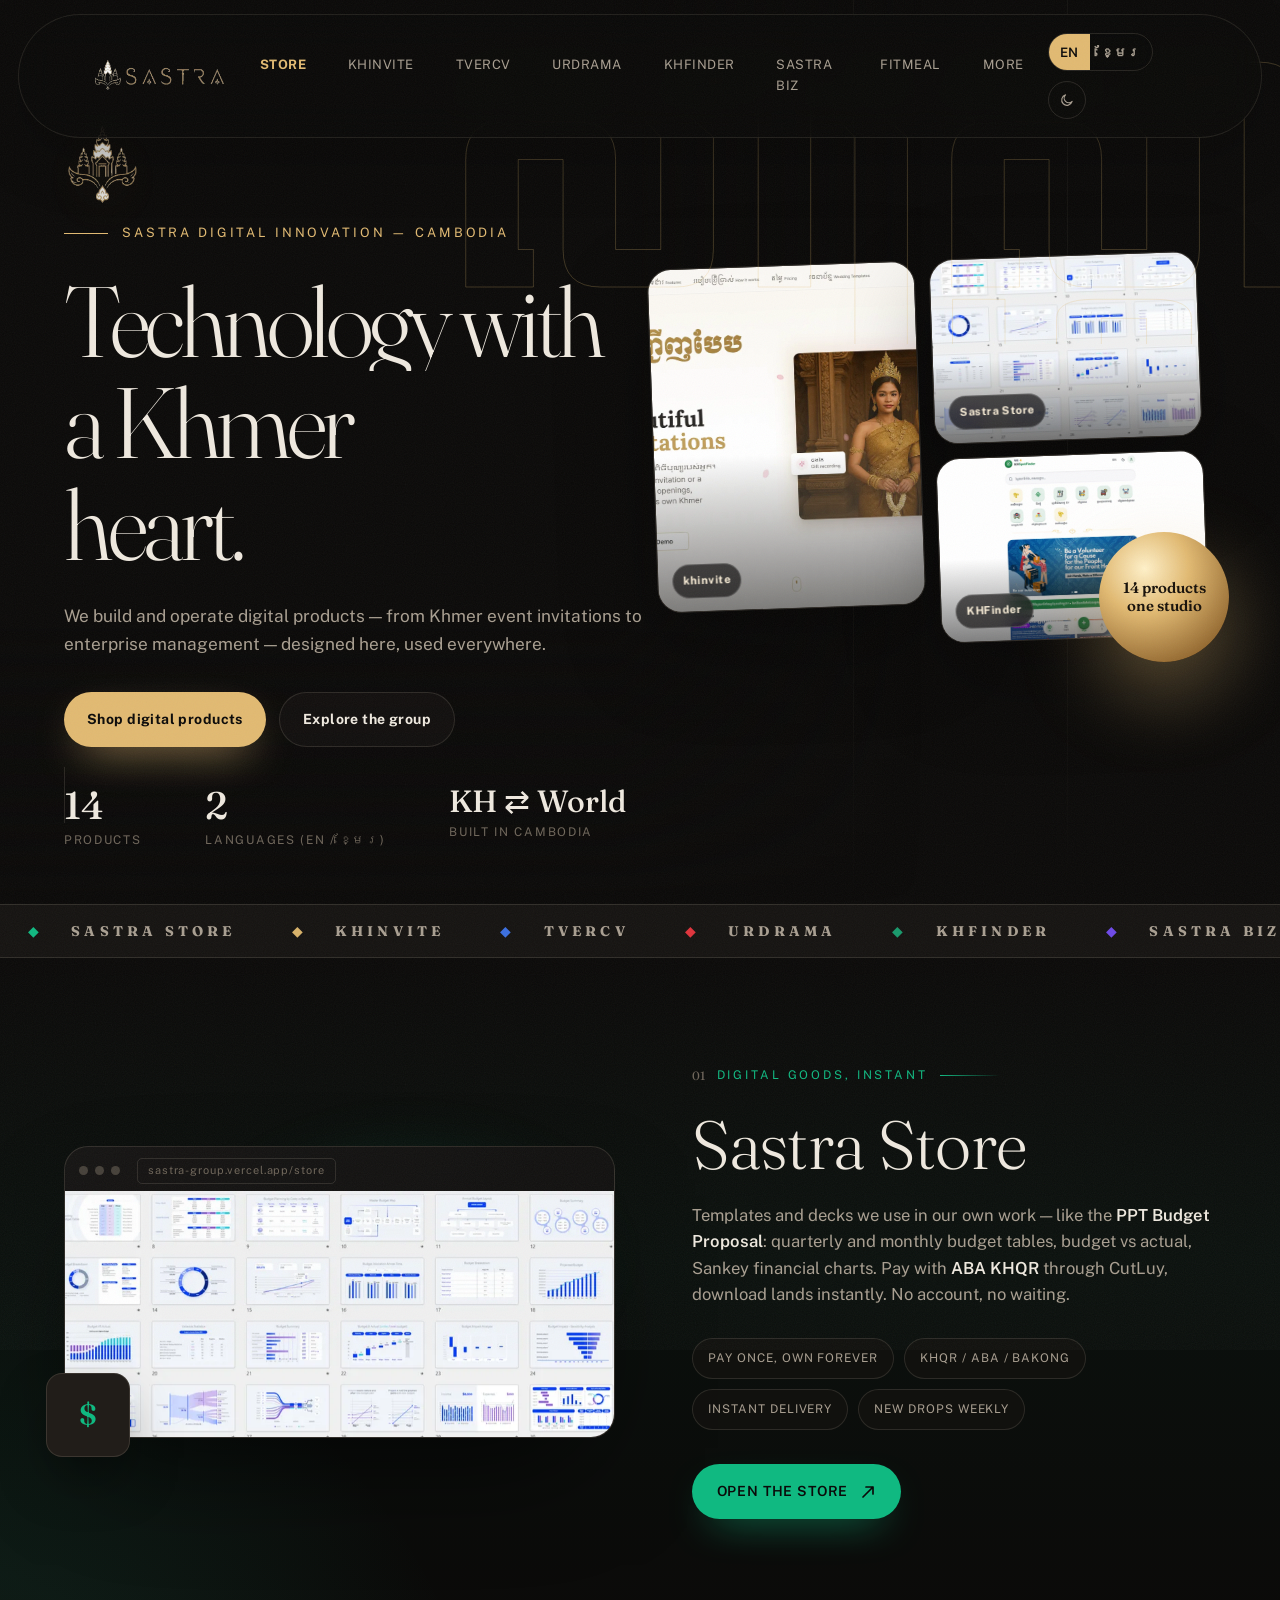
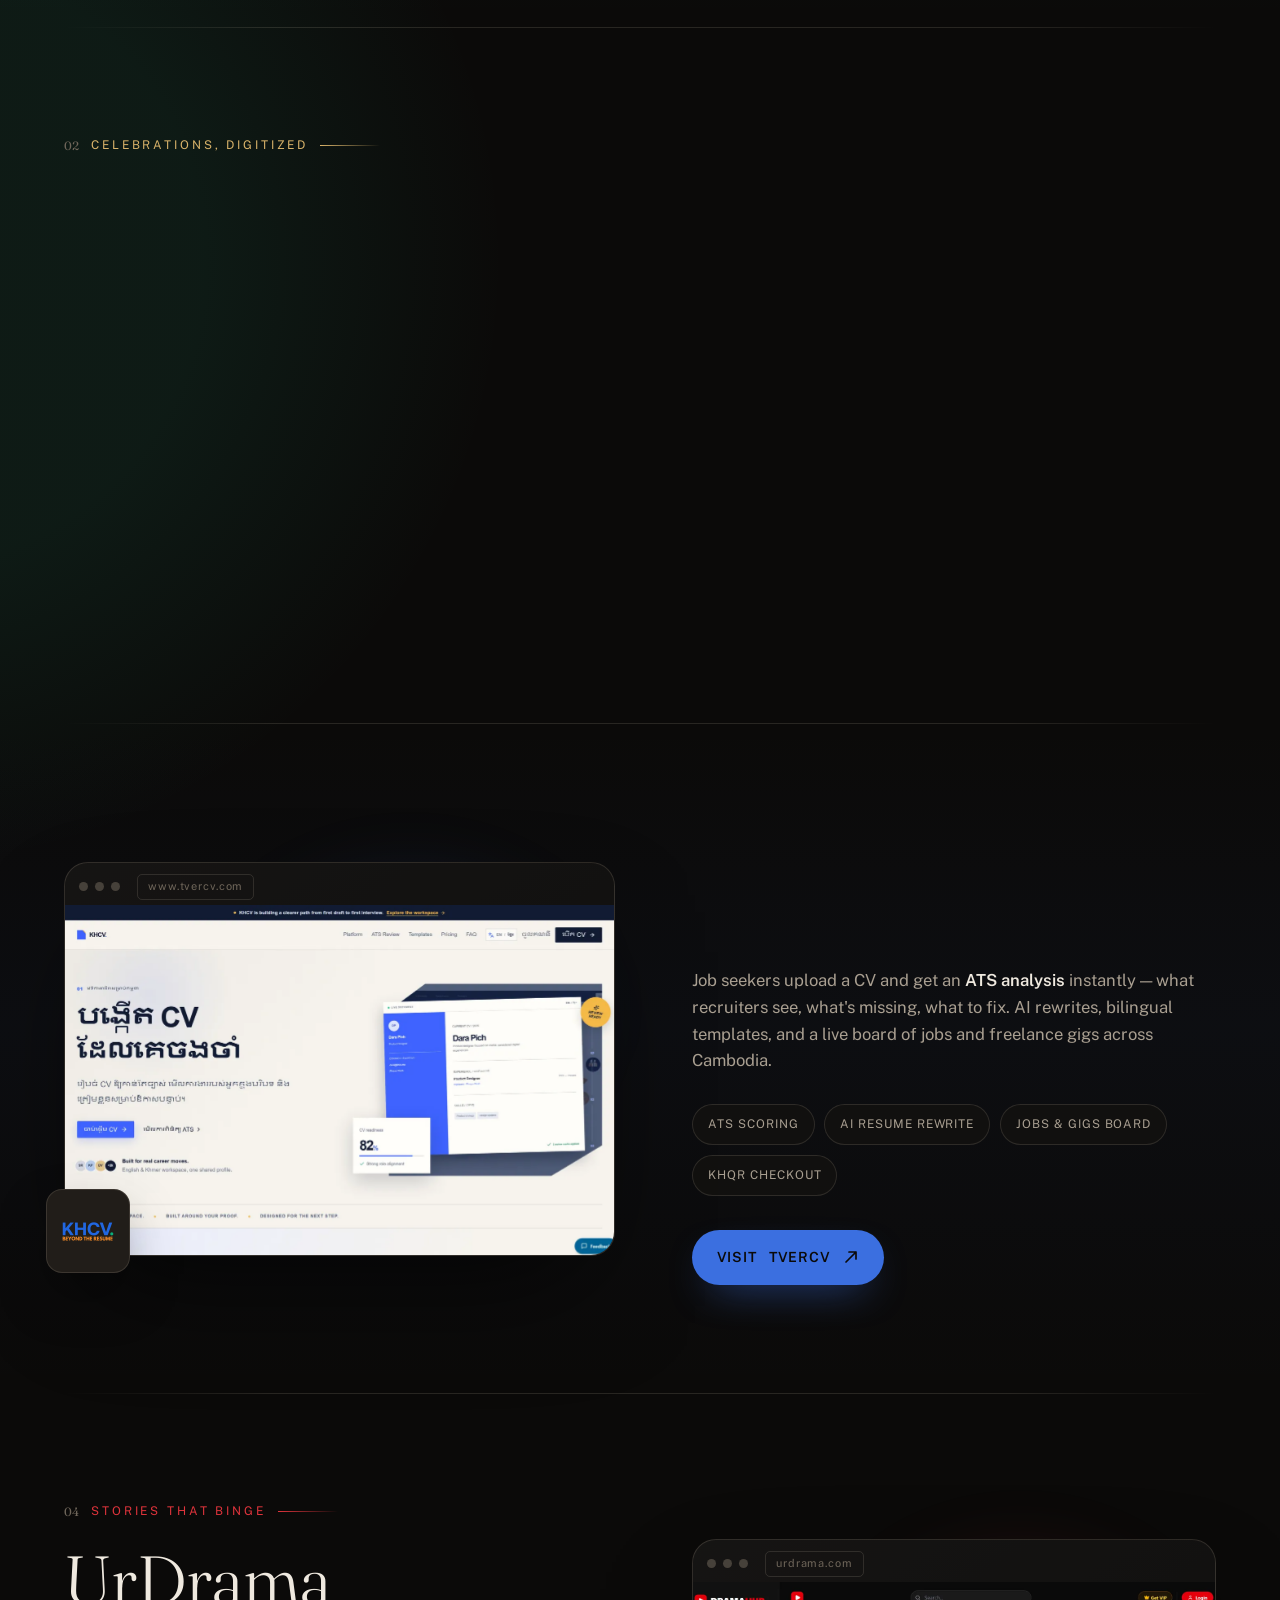
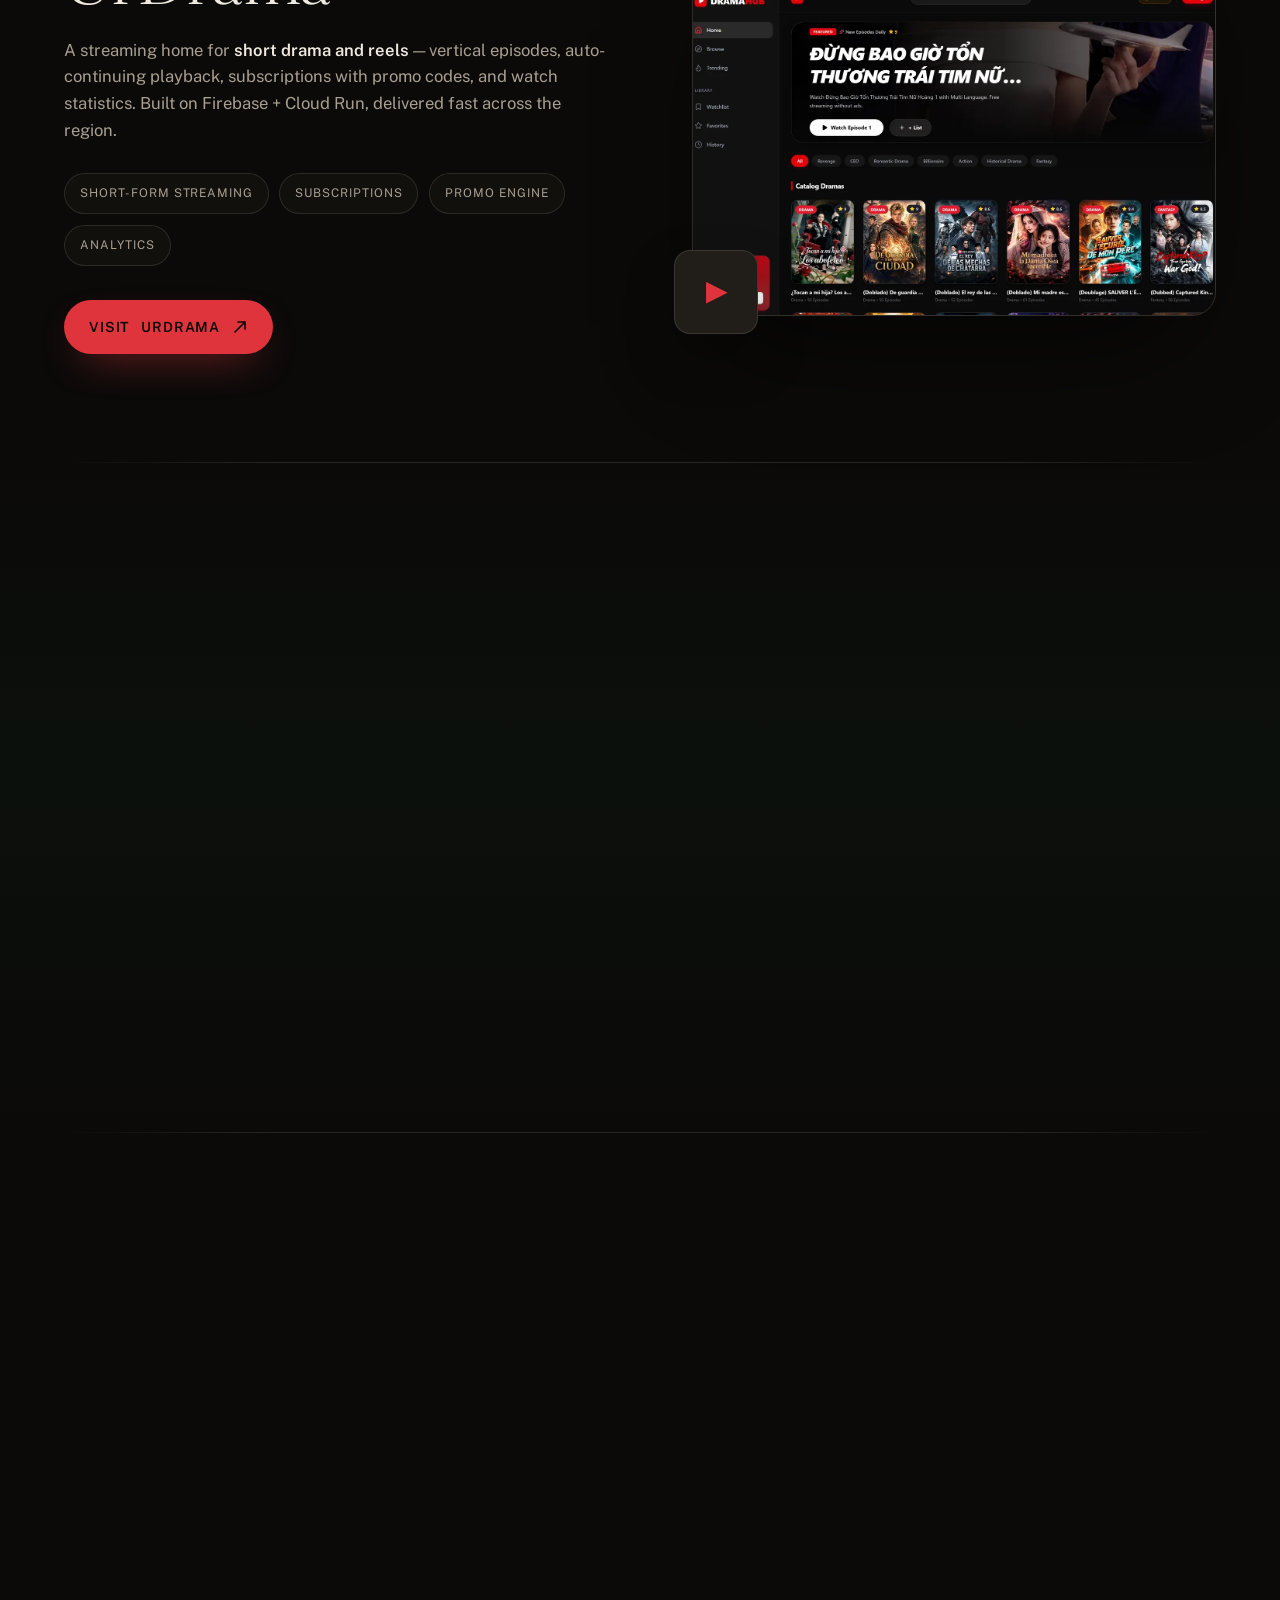
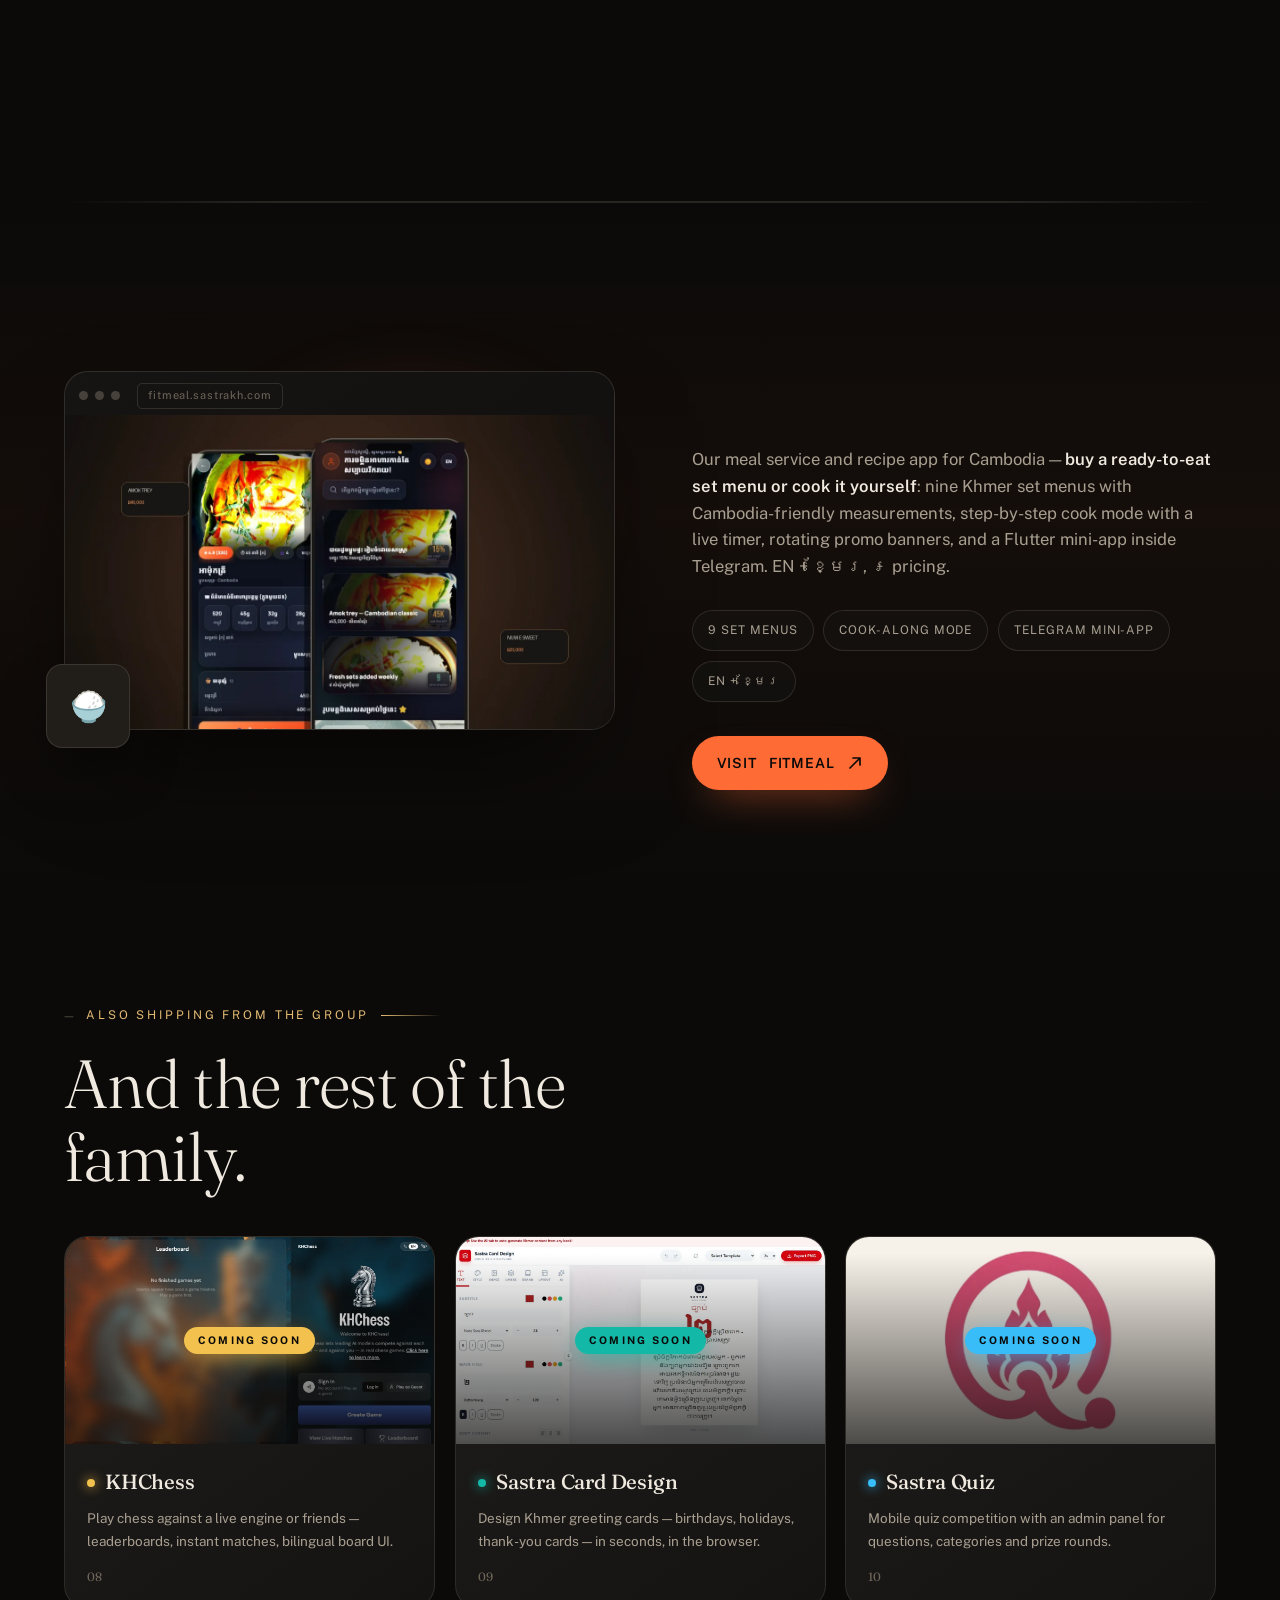
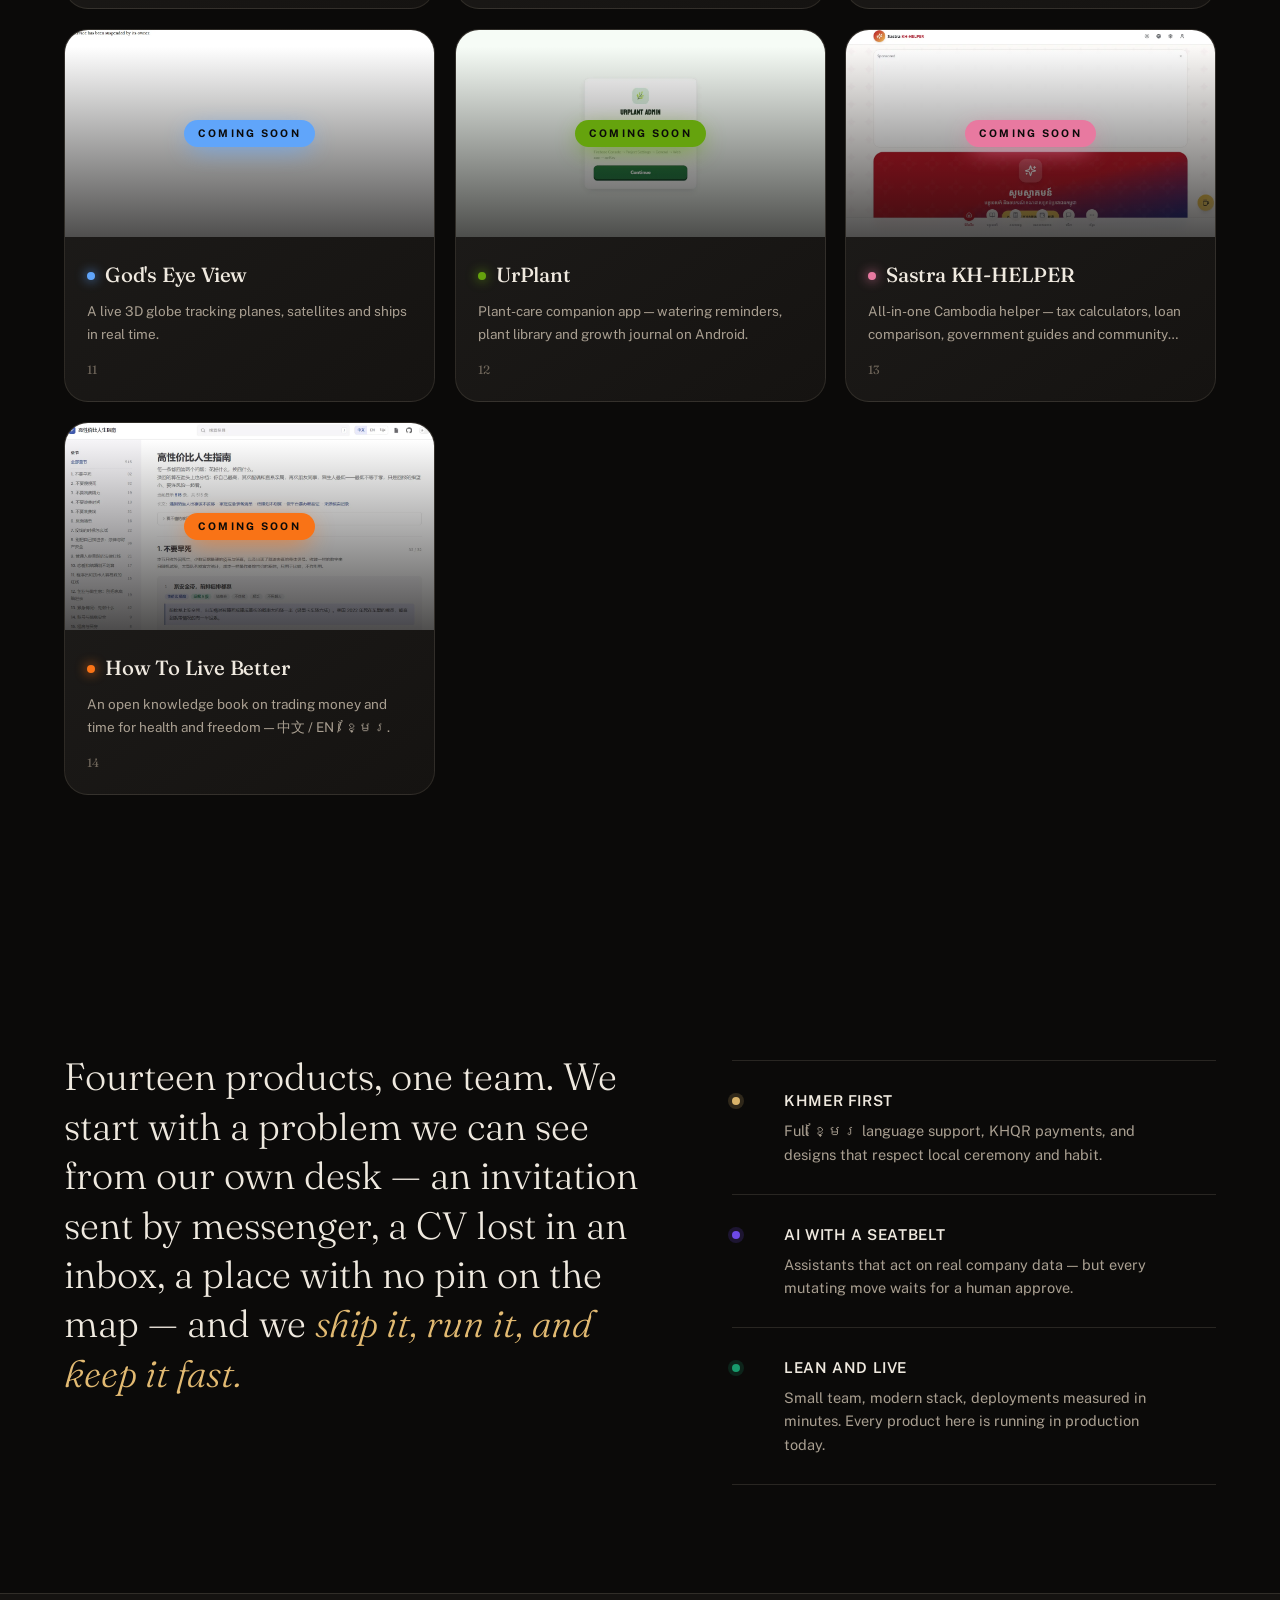
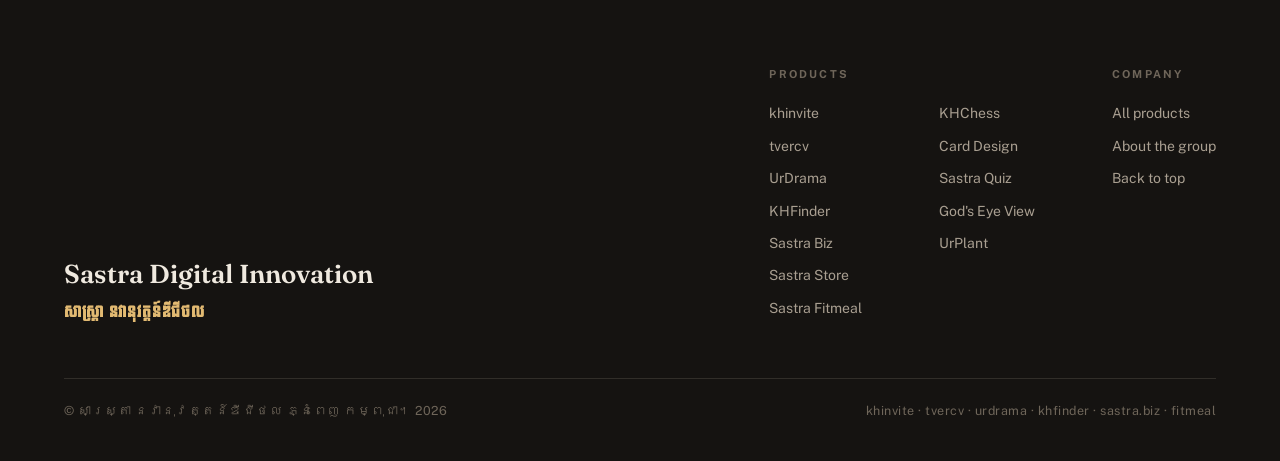
<file: index.html>
<!DOCTYPE html>
<html lang="en">
<head>
<meta charset="UTF-8">
<meta name="viewport" content="width=device-width, initial-scale=1.0">
<title>Sastra Digital Innovation — Technology with a Khmer heart</title>
<meta name="description" content="Sastra Digital Innovation builds 14 digital products for Cambodia: khinvite digital invitations, tvercv CV/ATS, UrDrama streaming, KHFinder map, Sastra Biz platform, Sastra Store and more. EN + Khmer, KHQR payments.">
<meta name="robots" content="index, follow">
<link rel="canonical" href="https://sastra-group.vercel.app/">
<meta property="og:type" content="website">
<meta property="og:site_name" content="Sastra Digital Innovation">
<meta property="og:title" content="Sastra Digital Innovation — Technology with a Khmer heart">
<meta property="og:description" content="14 digital products for Cambodia: invitations, careers, streaming, maps, enterprise and a digital store. Built in Phnom Penh.">
<meta property="og:url" content="https://sastra-group.vercel.app/">
<meta property="og:locale" content="en_US">
<meta property="og:locale:alternate" content="km_KH">
<meta property="og:image" content="https://sastra-group.vercel.app/assets/og-landing.png">
<meta property="og:image:width" content="1200">
<meta property="og:image:height" content="630">
<meta name="twitter:card" content="summary_large_image">
<meta name="twitter:site" content="@khfinder">
<meta name="theme-color" content="#131211">
<link rel="icon" href="assets/favicon.ico" sizes="any">
<link rel="icon" type="image/png" href="assets/favicon.png" sizes="32x32">
<link rel="apple-touch-icon" href="assets/apple-touch-icon.png">
<link rel="manifest" href="manifest.webmanifest">
<script type="application/ld+json">
{"@context":"https://schema.org","@type":"Organization","name":"Sastra Digital Innovation","alternateName":"សាស្ត្រា នវានុវត្តន៍ឌីជីថល","url":"https://sastra-group.vercel.app","logo":"https://sastra-group.vercel.app/assets/sastra-lockup.png","inLanguage":["en","km"],
"address":{"@type":"PostalAddress","addressLocality":"Phnom Penh","addressCountry":"KH"},
"sameAs":["https://github.com/keovoin"],
"hasOfferCatalog":{"@type":"OfferCatalog","name":"Products","itemListElement":[
 {"@type":"OfferCatalog","name":"Sastra Store","url":"https://sastra-group.vercel.app/store.html"},
 {"@type":"OfferCatalog","name":"Sastra Fitmeal","url":"https://fitmeal.sastrakh.com"}
]}}
</script>
<link rel="preconnect" href="https://fonts.googleapis.com">
<link rel="preconnect" href="https://fonts.gstatic.com" crossorigin>
<link href="https://fonts.googleapis.com/css2?family=Fraunces:opsz,wght@9..144,300;9..144,480;9..144,600&family=Public+Sans:wght@400;500;600&family=Koulen&family=Noto+Sans+Khmer:wght@400;500;600&display=swap" rel="stylesheet">
<style>
:root{
  --ink:#0d0c0a;
  --canvas:#131211;
  --surface:#1b1917;
  --surface-2:#211f1c;
  --line:rgba(240,230,210,.09);
  --text:#efe9df;
  --muted:#a99f91;
  --faint:#6f665a;
  --gold:#d9b36a;
  --grain:.05;
  --shadow-win:0 50px 120px -40px rgba(0,0,0,.75);
  --font-display:"Fraunces",serif;
  --font-body:"Public Sans",system-ui,sans-serif;
  --font-khmer:"Koulen",sans-serif;
  --font-khmer-body:"Noto Sans Khmer",sans-serif;
  --ease:cubic-bezier(.22,1,.36,1);
}
html.light{
  --canvas:#f7f2e9;
  --surface:#efe8db;
  --surface-2:#e9e0d0;
  --line:rgba(28,24,16,.11);
  --text:#221d14;
  --muted:#5d5240;
  --faint:#8d7f68;
  --gold:#a97a26;
  --grain:.03;
  --shadow-win:0 40px 90px -40px rgba(90,70,30,.35);
}
*{margin:0;padding:0;box-sizing:border-box}
html{scroll-behavior:smooth;overflow-x:clip}
body{
  background:var(--canvas);color:var(--text);
  font-family:var(--font-body);font-size:16px;line-height:1.6;
  -webkit-font-smoothing:antialiased;overflow-x:hidden;
  transition:background .5s var(--ease),color .5s var(--ease);
}
html[lang="km"] body{font-family:"Public Sans","Noto Sans Khmer",sans-serif;line-height:1.9}
html[lang="km"] .font-display,html[lang="km"] .hero h1,html[lang="km"] h2.big,
html[lang="km"] .about-lead,html[lang="km"] .ticker-track span{font-family:var(--font-khmer),var(--font-display);letter-spacing:.01em;font-weight:400}
::selection{background:var(--gold);color:var(--canvas)}
img{max-width:100%;display:block}
a{color:inherit;text-decoration:none}

body::after{
  content:"";position:fixed;inset:-50%;pointer-events:none;z-index:60;opacity:var(--grain);
  background-image:url("data:image/svg+xml,%3Csvg xmlns='http://www.w3.org/2000/svg' width='300' height='300'%3E%3Cfilter id='n'%3E%3CfeTurbulence type='fractalNoise' baseFrequency='0.9' numOctaves='2'/%3E%3C/filter%3E%3Crect width='300' height='300' filter='url(%23n)' opacity='1'/%3E%3C/svg%3E");
  animation:grain 7s steps(10) infinite;
}
@keyframes grain{
  0%,100%{transform:translate(0,0)}10%{transform:translate(-5%,-8%)}20%{transform:translate(-12%,4%)}
  30%{transform:translate(6%,-14%)}40%{transform:translate(-4%,10%)}50%{transform:translate(12%,6%)}
  60%{transform:translate(-14%,-4%)}70%{transform:translate(8%,12%)}80%{transform:translate(-8%,8%)}90%{transform:translate(4%,-6%)}
}

/* ------- nav ------- */
.nav{
  position:fixed;top:0;left:0;right:0;z-index:50;
  display:flex;align-items:center;justify-content:space-between;gap:16px;
  padding:18px clamp(20px,5vw,64px);
  transition:background .5s var(--ease), border-color .5s, padding .5s var(--ease);
  border-bottom:1px solid transparent;
}
.nav.scrolled{background:color-mix(in srgb,var(--canvas) 84%,transparent);backdrop-filter:blur(14px);border-color:var(--line);padding-top:12px;padding-bottom:12px}
.nav-mark{display:flex;align-items:baseline;gap:10px;font-family:var(--font-display);font-weight:600;font-size:19px;letter-spacing:.01em;white-space:nowrap}
.nav-mark .kh{font-family:var(--font-khmer);font-size:15px;color:var(--gold);letter-spacing:.06em}
.nav-mark img{height:26px;width:auto;display:block}
.nav-links{display:flex;gap:clamp(12px,2vw,26px);font-size:13px;letter-spacing:.04em;text-transform:uppercase;color:var(--muted)}
.nav-links a{position:relative;transition:color .3s}
.nav-links a::after{content:"";position:absolute;left:0;bottom:-5px;height:1px;width:0;background:var(--gold);transition:width .35s var(--ease)}
.nav-links a:hover{color:var(--text)}
.nav-links a:hover::after{width:100%}
.nav-tools{display:flex;align-items:center;gap:10px;margin-left:auto;flex-wrap:wrap}
.lang-sw{display:flex;border:1px solid var(--line);border-radius:999px;overflow:hidden}
.lang-sw button{font:600 13px/1 var(--font-body);letter-spacing:.04em;cursor:pointer;background:transparent;color:var(--muted);border:0;padding:11px 14px;transition:background .3s,color .3s}
.lang-sw button[aria-pressed="true"]{background:var(--gold);color:var(--canvas)}
.theme-sw{
  width:42px;height:42px;border-radius:50%;border:1px solid var(--line);background:transparent;
  color:var(--muted);cursor:pointer;display:grid;place-items:center;transition:color .3s,border-color .3s,transform .4s var(--ease);
}
.theme-sw:hover{color:var(--gold);border-color:var(--gold);transform:rotate(20deg)}
@media(max-width:900px){.nav-links{display:none}}
@media(max-width:430px){.nav{gap:8px;padding-left:14px;padding-right:14px}.nav-mark{font-size:15px}.nav-mark .kh{display:none}.lang-sw button{padding:10px 9px;font-size:11.5px;letter-spacing:0}.theme-sw{width:36px;height:36px}.hero-mark{width:clamp(88px,11vw,128px);height:auto;opacity:.92;filter:drop-shadow(0 10px 30px rgba(217,179,106,.18));margin-bottom:18px;animation:rise .9s var(--ease) both .15s}
@keyframes rise{from{opacity:0;transform:translateY(18px)}to{opacity:.92;transform:none}}
[data-theme=light] .hero-mark{filter:none;opacity:1}
.hero-ghost{transform:scale(.78);opacity:.10}}

/* ------- hero ------- */
.hero{
  position:relative;min-height:100svh;display:flex;flex-direction:column;justify-content:flex-end;
  padding:0 clamp(20px,5vw,64px) clamp(48px,9vh,110px);
  overflow:hidden;
}
.hero-ghost{
  position:absolute;right:-3vw;top:4vh;font-family:var(--font-khmer);
  font-size:clamp(92px,24vw,420px);line-height:1;color:transparent;
  -webkit-text-stroke:1px color-mix(in srgb,var(--gold) 24%,transparent);
  user-select:none;pointer-events:none;clip-path:inset(0);
  animation:ghostdrift 16s ease-in-out infinite alternate;
}
@keyframes ghostdrift{from{transform:translateY(0)}to{transform:translateY(34px)}}
.hero-kicker{
  display:flex;align-items:center;gap:14px;margin-bottom:26px;
  font-size:13px;letter-spacing:.22em;text-transform:uppercase;color:var(--gold);
  opacity:0;transform:translateY(18px);animation:rise .9s var(--ease) .25s forwards;
}
.hero-kicker::before{content:"";width:44px;height:1px;background:var(--gold)}
.hero h1{
  font-family:var(--font-display);font-weight:300;
  font-size:clamp(44px,8.2vw,120px);line-height:1.02;letter-spacing:-.015em;
  max-width:13ch;
}
html[lang="km"] .hero h1{font-size:clamp(38px,6.8vw,100px);line-height:1.35;max-width:16ch}
.hero h1 .line{display:block;overflow:hidden}
.hero h1 .line i{display:block;font-style:normal;transform:translateY(105%);animation:line-up 1s var(--ease) forwards}
.hero h1 .line:nth-child(2) i{animation-delay:.14s}
.hero h1 .line:nth-child(3) i{animation-delay:.28s}
@keyframes line-up{to{transform:translateY(0)}}
@keyframes rise{to{opacity:1;transform:translateY(0)}}
.hero-sub{
  margin-top:28px;max-width:540px;color:var(--muted);font-size:clamp(15px,1.4vw,18px);
  opacity:0;transform:translateY(18px);animation:rise .9s var(--ease) .6s forwards;
}
.hero-meta{
  margin-top:clamp(36px,6vh,64px);display:flex;gap:clamp(24px,5vw,64px);flex-wrap:wrap;
  opacity:0;transform:translateY(18px);animation:rise .9s var(--ease) .75s forwards;
}
.hero-meta .cell .n{font-family:var(--font-display);font-size:clamp(26px,3vw,40px);font-weight:480;line-height:1}
.hero-meta .cell .l{font-size:12px;letter-spacing:.14em;text-transform:uppercase;color:var(--faint);margin-top:6px}
.scroll-cue{
  position:absolute;left:clamp(20px,5vw,64px);bottom:clamp(48px,9vh,110px);
  width:1px;height:56px;background:var(--line);overflow:hidden;
  opacity:0;animation:rise .8s var(--ease) 1.1s forwards;
}
.scroll-cue::after{content:"";position:absolute;top:-56px;left:0;width:1px;height:56px;background:var(--gold);animation:cue 2.2s var(--ease) infinite}
@keyframes cue{to{top:112px}}

/* ------- ticker ------- */
.ticker{border-block:1px solid var(--line);background:var(--surface);overflow:hidden;padding:15px 0}
.ticker-track{display:flex;gap:0;white-space:nowrap;width:max-content;animation:tick 38s linear infinite}
.ticker:hover .ticker-track{animation-play-state:paused}
.ticker-track span{
  font-family:var(--font-display);font-weight:480;font-size:14px;letter-spacing:.3em;
  text-transform:uppercase;color:var(--muted);padding:0 28px;display:inline-flex;align-items:center;gap:28px;
}
.ticker-track em{font-style:normal;color:var(--dot,#d9b36a)}
@keyframes tick{to{transform:translateX(-50%)}}

/* ------- sections shared ------- */
.section{padding:clamp(80px,12vh,150px) clamp(20px,5vw,64px)}
.eyebrow{display:flex;align-items:center;gap:12px;font-size:12px;letter-spacing:.24em;text-transform:uppercase;color:var(--prod,var(--gold));margin-bottom:22px}
.eyebrow .idx{font-family:var(--font-display);color:var(--faint);letter-spacing:0}
.eyebrow::after{content:"";flex:0 0 60px;height:1px;background:linear-gradient(90deg,var(--prod,var(--gold)),transparent)}
h2.big{
  font-family:var(--font-display);font-weight:300;letter-spacing:-.01em;
  font-size:clamp(32px,5.4vw,68px);line-height:1.06;max-width:15ch;
}
html[lang="km"] h2.big{line-height:1.4}
.prose{color:var(--muted);max-width:56ch;margin-top:22px;font-size:clamp(15px,1.3vw,17px)}
.prose strong{color:var(--text);font-weight:600}

.tags{display:flex;flex-wrap:wrap;gap:10px;margin-top:30px}
.tag{
  font-size:12px;letter-spacing:.08em;text-transform:uppercase;color:var(--muted);
  border:1px solid var(--line);border-radius:999px;padding:10px 15px;min-height:40px;display:inline-flex;align-items:center;
  transition:border-color .3s,color .3s,transform .3s var(--ease);
}
.tag:hover{border-color:var(--prod,var(--gold));color:var(--text);transform:translateY(-2px)}

.cta{
  display:inline-flex;align-items:center;gap:12px;margin-top:34px;
  font-weight:600;font-size:14px;letter-spacing:.06em;text-transform:uppercase;
  color:var(--canvas);background:var(--prod,var(--gold));
  padding:15px 26px;border-radius:2px;position:relative;overflow:hidden;
  transition:transform .35s var(--ease), box-shadow .35s var(--ease);
}
.cta:hover{transform:translateY(-3px);box-shadow:0 14px 40px -12px var(--prod,var(--gold))}
.cta svg{transition:transform .35s var(--ease)}
.cta:hover svg{transform:translateX(5px)}

.split{display:grid;grid-template-columns:1.05fr 1fr;gap:clamp(36px,6vw,90px);align-items:center}
.split.flip .copy{order:2}
.split.flip .shot{order:1}
@media(max-width:900px){.split{grid-template-columns:1fr}.split.flip .copy{order:1}.split.flip .shot{order:2}}

.shot{position:relative}
.shot-window{
  position:relative;border:1px solid var(--line);border-radius:10px;overflow:hidden;
  background:var(--surface);
  box-shadow:var(--shadow-win);
  transition:transform .6s var(--ease);
}
.shot:hover .shot-window{transform:perspective(1200px) rotateX(1.6deg) rotateY(-1.4deg) translateY(-6px)}
.shot-window img{width:100%;height:auto;transform:scale(1.04);transition:transform 6s ease-out;will-change:transform}
.shot-window:hover img{transform:scale(1.09)}
.shot-bar{display:flex;align-items:center;gap:7px;padding:11px 14px;border-bottom:1px solid var(--line);background:rgba(0,0,0,.25)}
.shot-bar i{width:9px;height:9px;border-radius:50%;background:var(--faint);opacity:.55}
.shot-bar .addr{margin-left:10px;font-size:11px;letter-spacing:.08em;color:var(--faint);border:1px solid var(--line);border-radius:5px;padding:3px 10px}
.shot::before{
  content:"";position:absolute;inset:-14%;z-index:-1;
  background:radial-gradient(40% 45% at 60% 40%, color-mix(in srgb, var(--prod) 30%, transparent), transparent 70%);
  filter:blur(30px);
}
.logo-badge{
  position:absolute;left:-18px;bottom:-18px;width:84px;height:84px;border-radius:16px;
  background:var(--surface-2);border:1px solid var(--line);
  display:flex;align-items:center;justify-content:center;
  box-shadow:0 24px 60px -18px rgba(0,0,0,.8);
  transition:transform .5s var(--ease);
}
.shot:hover .logo-badge{transform:translateY(-6px) rotate(-3deg)}
.logo-badge img{width:64px;height:64px;object-fit:contain;border-radius:8px}
@media(max-width:600px){.logo-badge{width:64px;height:64px;left:auto;right:8px;bottom:-20px}.logo-badge img{width:48px;height:48px}}

.rv{opacity:0;transform:translateY(46px);transition:opacity .9s var(--ease),transform .9s var(--ease)}
.rv.in{opacity:1;transform:none}
.rv-d1{transition-delay:.12s}.rv-d2{transition-delay:.24s}

.rule{height:1px;background:linear-gradient(90deg,transparent,var(--line) 18%,var(--line) 82%,transparent);margin:0 clamp(20px,5vw,64px)}

/* ------- more-products strip ------- */
.more-list{margin-top:44px;display:grid;grid-template-columns:repeat(3,1fr);gap:clamp(16px,2.2vw,28px)}
@media(max-width:1000px){.more-list{grid-template-columns:repeat(2,1fr)}}
@media(max-width:620px){.more-list{grid-template-columns:1fr}}
.more-card{
  position:relative;border:1px solid var(--line);border-radius:14px;overflow:hidden;
  background:var(--surface);transition:transform .5s var(--ease),border-color .5s,box-shadow .5s var(--ease);
}
.more-card.is-soon:hover{transform:none;box-shadow:none;border-color:var(--line)}
.more-card:hover{transform:translateY(-8px);border-color:color-mix(in srgb,var(--more-c) 55%,var(--line));box-shadow:0 30px 70px -30px rgba(0,0,0,.6)}
.more-thumb{position:relative;aspect-ratio:16/9;overflow:hidden;background:var(--surface-2)}
.more-thumb img{width:100%;height:100%;object-fit:cover;object-position:top center;transform:scale(1.02);transition:transform 1.2s var(--ease),filter .6s;filter:saturate(.9)}
.more-card:hover .more-thumb img{transform:scale(1.09);filter:saturate(1.05)}
.more-soon{
  position:absolute;inset:0;display:grid;place-items:center;
  background:linear-gradient(180deg,transparent 8%,color-mix(in srgb,var(--canvas) 72%,transparent));
}
.more-soon span{
  font:700 10.5px/1 var(--font-body);letter-spacing:.22em;text-transform:uppercase;color:var(--canvas);
  background:var(--more-c);padding:8px 14px;border-radius:999px;box-shadow:0 6px 24px -6px var(--more-c);
}
.more-body{padding:18px 20px 20px;display:flex;flex-direction:column;gap:8px}
.more-row .name{display:flex;align-items:center;gap:10px;white-space:nowrap}
.more-body .name{font-family:var(--font-display);font-weight:480;font-size:clamp(18px,1.6vw,21px);color:var(--text);letter-spacing:-.01em;display:flex;align-items:center;gap:10px}
.more-body .name::before{content:"";width:8px;height:8px;border-radius:50%;background:var(--more-c);box-shadow:0 0 12px var(--more-c);flex:none}
.more-body .desc{color:var(--muted);font-size:13.5px;line-height:1.7;display:-webkit-box;-webkit-line-clamp:2;-webkit-box-orient:vertical;overflow:hidden}
.more-foot{display:flex;justify-content:space-between;align-items:center;margin-top:6px}
.more-foot .num{font-family:var(--font-display);font-size:12px;color:var(--faint)}
.more-foot .go{width:32px;height:32px;border-radius:50%;border:1px solid var(--line);display:grid;place-items:center;color:var(--muted);transition:all .35s var(--ease)}
.more-card:hover .more-foot .go{border-color:var(--more-c);color:var(--more-c);transform:rotate(-45deg)}
.more-card.is-soon .go{display:none}

/* ------- about ------- */
.about-grid{display:grid;grid-template-columns:1.1fr .9fr;gap:clamp(36px,6vw,90px)}
@media(max-width:900px){.about-grid{grid-template-columns:1fr}}
.about-lead{font-family:var(--font-display);font-weight:300;font-size:clamp(24px,3.2vw,38px);line-height:1.3;color:var(--text)}
html[lang="km"] .about-lead{line-height:1.65}
.about-lead em{font-style:italic;color:var(--gold)}
html[lang="km"] .about-lead em{font-style:normal;color:var(--gold)}
.principles{display:flex;flex-direction:column;margin-top:8px}
.principle{padding:26px 0;border-bottom:1px solid var(--line);display:grid;grid-template-columns:34px 1fr;gap:18px;align-items:start}
.principle:first-child{border-top:1px solid var(--line)}
.principle .dot{width:8px;height:8px;border-radius:50%;margin-top:8px;background:var(--pcol,var(--gold));box-shadow:0 0 0 4px color-mix(in srgb,var(--pcol,var(--gold)) 18%,transparent)}
.principle h4{font-size:15px;letter-spacing:.04em;text-transform:uppercase;font-weight:600}
.principle p{color:var(--muted);font-size:14.5px;margin-top:6px;max-width:44ch}

/* ------- footer ------- */
footer{border-top:1px solid var(--line);background:var(--surface);padding:clamp(48px,8vh,84px) clamp(20px,5vw,64px) 40px}
.f-grid{display:flex;justify-content:space-between;gap:40px;flex-wrap:wrap;align-items:flex-start}
.f-brand{font-family:var(--font-display);font-size:22px;font-weight:600}
.f-brand .kh{display:block;font-family:var(--font-khmer);font-size:14px;color:var(--gold);margin-top:6px;letter-spacing:.06em}
.f-cols{display:flex;gap:clamp(36px,6vw,80px);flex-wrap:wrap}
.f-col h5{font-size:11px;letter-spacing:.2em;text-transform:uppercase;color:var(--faint);margin-bottom:14px}
.f-col a{display:block;padding:5px 0;color:var(--muted);font-size:14px;transition:color .3s,transform .3s var(--ease)}
.f-col a:hover{color:var(--gold);transform:translateX(4px)}
.f-bottom{margin-top:54px;padding-top:22px;border-top:1px solid var(--line);display:flex;justify-content:space-between;gap:14px;flex-wrap:wrap;color:var(--faint);font-size:12.5px;letter-spacing:.04em}

@media (prefers-reduced-motion: reduce){
  *,*::before,*::after{animation-duration:.01ms !important;animation-iteration-count:1 !important;transition-duration:.01ms !important;scroll-behavior:auto !important}
  .rv{opacity:1;transform:none}
  .hero h1 .line i{transform:none;animation:none}
  .hero-kicker,.hero-sub,.hero-meta,.scroll-cue{opacity:1;transform:none;animation:none}
  .ticker-track{animation:none}
}
@media(max-width:600px){.cta{width:100%;justify-content:center;padding:17px 20px}.hero-meta{gap:18px 26px}.hero h1{font-size:clamp(34px,9.6vw,44px)}}
</style>
<link rel="stylesheet" href="assets/modern-redesign.css">
</head>
<body>

<nav class="nav" id="nav">
  <a class="nav-mark" href="#top" aria-label="Sastra"><img src="assets/sastra-lockup.png" alt="Sastra logo"></a>
  <div class="nav-links">
    <a href="#store" data-i18n="nav_store" style="color:var(--gold);font-weight:700">Store</a>
    <a href="#khinvite">khinvite</a>
    <a href="#tvercv">TVERCV</a>
    <a href="#urdrama">UrDrama</a>
    <a href="#khfinder">KHFinder</a>
    <a href="#biz">Sastra Biz</a>
    <a href="#fitmeal">Fitmeal</a>
    <a href="#more" data-i18n="nav_more">More</a>
    </div>
  <div class="nav-tools">
    <div class="lang-sw" role="group" aria-label="Language">
      <button id="btn-en" aria-pressed="true">EN</button>
      <button id="btn-km" aria-pressed="false">ខ្មែរ</button>
    </div>
    <button class="theme-sw" id="btn-theme" aria-label="Switch light / dark">
      <svg id="ic-moon" width="15" height="15" viewBox="0 0 24 24" fill="none"><path d="M21 13.5A8.5 8.5 0 1 1 10.5 3a7 7 0 0 0 10.5 10.5Z" stroke="currentColor" stroke-width="1.8" stroke-linejoin="round"/></svg>
      <svg id="ic-sun" width="15" height="15" viewBox="0 0 24 24" fill="none" style="display:none"><circle cx="12" cy="12" r="4.4" stroke="currentColor" stroke-width="1.8"/><path d="M12 2v2.6M12 19.4V22M2 12h2.6M19.4 12H22M4.9 4.9l1.9 1.9M17.2 17.2l1.9 1.9M19.1 4.9l-1.9 1.9M6.8 17.2l-1.9 1.9" stroke="currentColor" stroke-width="1.8" stroke-linecap="round"/></svg>
    </button>
  </div>
</nav>

<header class="hero" id="top">
  <div class="hero-ghost" aria-hidden="true">សាស្ត្រា</div>
  <img class="hero-mark" src="assets/sastra-mark.png" alt="Sastra temple mark">
  <div class="hero-kicker"><span data-i18n="kick">Sastra Digital Innovation — Cambodia</span></div>
  <h1>
    <span class="line"><i data-i18n="h1a">Technology with</i></span>
    <span class="line"><i data-i18n="h1b">a Khmer</i></span>
    <span class="line"><i data-i18n="h1c">heart.</i></span>
  </h1>
  <p class="hero-sub" data-i18n="hsub">We build and operate digital products — from Khmer event invitations to enterprise management — designed here, used everywhere.</p>
  <div class="hero-actions">
    <a class="btn-hero" href="store.html"><span data-i18n="hero_store">Shop digital products</span></a>
    <a class="btn-ghost" href="#store"><span data-i18n="hero_products">Explore the group</span></a>
  </div>
  <div class="hero-meta">
    <div class="cell"><div class="n" data-count="14">0</div><div class="l" data-i18n="m1">Products</div></div>
    <div class="cell"><div class="n" data-count="2">0</div><div class="l" data-i18n="m2">Languages (EN / ខ្មែរ)</div></div>
    <div class="cell"><div class="n" style="font-size:clamp(20px,2.4vw,32px)">KH ⇄ World</div><div class="l" data-i18n="m3">Built in Cambodia</div></div>
  </div>
  <div class="hero-visual" aria-hidden="true">
    <div class="hero-visual-grid">
      <div class="visual-card main"><img src="assets/khinvite.webp" alt="" loading="eager"><span class="visual-chip">khinvite</span></div>
      <div class="visual-card"><img src="assets/th-ppt-cover.webp" alt="" loading="eager"><span class="visual-chip">Sastra Store</span></div>
      <div class="visual-card"><img src="assets/khfinder.webp" alt="" loading="eager"><span class="visual-chip">KHFinder</span></div>
    </div>
    <div class="visual-orb"><span data-i18n="hero_orb">14 products<br>one studio</span></div>
  </div>
  <div class="scroll-cue" aria-hidden="true"></div>
</header>

<div class="ticker" aria-hidden="true">
  <div class="ticker-track" id="ticker"></div>
</div>

<!-- store -->
<section class="section prod" id="store" style="--prod:#10b981">
  <div class="split flip">
    <div class="copy">
      <div class="eyebrow rv"><span class="idx">01</span> <span data-i18n="p6_e">Digital goods, instant</span></div>
      <h2 class="big rv rv-d1">Sastra Store</h2>
      <p class="prose rv rv-d2" data-i18n="p6_b">Templates and decks we use in our own work — like the <strong>PPT Budget Proposal</strong>: quarterly and monthly budget tables, budget vs actual, Sankey financial charts. Pay with <strong>ABA KHQR</strong> through CutLuy, download lands instantly. No account, no waiting.</p>
      <div class="tags rv rv-d2">
        <span class="tag" data-i18n="p6_t1">Pay once, own forever</span><span class="tag" data-i18n="p6_t2">KHQR / ABA / Bakong</span>
        <span class="tag" data-i18n="p6_t3">Instant delivery</span><span class="tag" data-i18n="p6_t4">New drops weekly</span>
      </div>
      <a class="cta rv" href="store.html"><span data-i18n="p6_cta">Open the store</span>
        <svg width="16" height="16" viewBox="0 0 16 16" fill="none"><path d="M3 13L13 3M13 3H6M13 3v7" stroke="currentColor" stroke-width="1.7" stroke-linecap="round"/></svg></a>
    </div>
    <div class="shot rv rv-d1">
      <div class="shot-window">
        <div class="shot-bar"><i></i><i></i><i></i><span class="addr">sastra-group.vercel.app/store</span></div>
        <img src="assets/th-ppt-cover.webp" alt="PPT Budget Proposal deck" loading="lazy">
      </div>
      <div class="logo-badge" style="font-family:var(--font-display);font-weight:600;color:#10b981;font-size:30px">$</div>
    </div>
  </div>
</section>

<div class="rule"></div>

<!-- khinvite -->
<section class="section prod" id="khinvite" style="--prod:#d9b36a">
  <div class="split">
    <div class="copy">
      <div class="eyebrow rv"><span class="idx">02</span> <span data-i18n="p1_e">Celebrations, digitized</span></div>
      <h2 class="big rv rv-d1">khinvite.com</h2>
      <p class="prose rv rv-d2" data-i18n="p1_b">Elegant <strong data-i18n="p1_bs">digital invitations for every Khmer occasion</strong> — weddings, engagements, birthdays, shop openings, memorial services and more. Nine event types, each with its own art, animation and atmosphere. Guests RSVP, pay by ABA KHQR, and gift money lands on a live kiosk total at the venue.</p>
      <div class="tags rv rv-d2">
        <span class="tag" data-i18n="p1_t1">9 event types</span><span class="tag" data-i18n="p1_t2">KHQR payments</span>
        <span class="tag" data-i18n="p1_t3">Live gift kiosk</span><span class="tag" data-i18n="p1_t4">EN + ខ្មែរ</span>
      </div>
      <a class="cta rv" href="https://www.khinvite.com" target="_blank" rel="noopener"><span data-i18n="visit">Visit</span> khinvite
        <svg width="16" height="16" viewBox="0 0 16 16" fill="none"><path d="M3 13L13 3M13 3H6M13 3v7" stroke="currentColor" stroke-width="1.7" stroke-linecap="round"/></svg></a>
    </div>
    <div class="shot rv rv-d1">
      <div class="shot-window">
        <div class="shot-bar"><i></i><i></i><i></i><span class="addr">www.khinvite.com</span></div>
        <img src="assets/khinvite.webp" alt="khinvite website" loading="lazy">
      </div>
      <div class="logo-badge"><img src="assets/khinvite-logo.png" alt="khinvite logo"></div>
    </div>
  </div>
</section>

<div class="rule"></div>

<!-- tvercv -->
<section class="section prod" id="tvercv" style="--prod:#3b6fe0">
  <div class="split flip">
    <div class="copy">
      <div class="eyebrow rv"><span class="idx">03</span> <span data-i18n="p2_e">Careers, decoded</span></div>
      <h2 class="big rv rv-d1">tvercv.com</h2>
      <p class="prose rv rv-d2" data-i18n="p2_b">Job seekers upload a CV and get an <strong>ATS analysis</strong> instantly — what recruiters see, what's missing, what to fix. AI rewrites, bilingual templates, and a live board of jobs and freelance gigs across Cambodia.</p>
      <div class="tags rv rv-d2">
        <span class="tag" data-i18n="p2_t1">ATS scoring</span><span class="tag" data-i18n="p2_t2">AI resume rewrite</span>
        <span class="tag" data-i18n="p2_t3">Jobs &amp; gigs board</span><span class="tag" data-i18n="p2_t4">KHQR checkout</span>
      </div>
      <a class="cta rv" href="https://www.tvercv.com" target="_blank" rel="noopener"><span data-i18n="visit2">Visit</span> tvercv
        <svg width="16" height="16" viewBox="0 0 16 16" fill="none"><path d="M3 13L13 3M13 3H6M13 3v7" stroke="currentColor" stroke-width="1.7" stroke-linecap="round"/></svg></a>
    </div>
    <div class="shot rv rv-d1">
      <div class="shot-window">
        <div class="shot-bar"><i></i><i></i><i></i><span class="addr">www.tvercv.com</span></div>
        <img src="assets/tvercv.webp" alt="tvercv website" loading="lazy">
      </div>
      <div class="logo-badge"><img src="assets/tvercv-logo.png" alt="tvercv logo"></div>
    </div>
  </div>
</section>

<div class="rule"></div>

<!-- urdrama -->
<section class="section prod" id="urdrama" style="--prod:#e0343c">
  <div class="split">
    <div class="copy">
      <div class="eyebrow rv"><span class="idx">04</span> <span data-i18n="p3_e">Stories that binge</span></div>
      <h2 class="big rv rv-d1">UrDrama</h2>
      <p class="prose rv rv-d2" data-i18n="p3_b">A streaming home for <strong>short drama and reels</strong> — vertical episodes, auto-continuing playback, subscriptions with promo codes, and watch statistics. Built on Firebase + Cloud Run, delivered fast across the region.</p>
      <div class="tags rv rv-d2">
        <span class="tag" data-i18n="p3_t1">Short-form streaming</span><span class="tag" data-i18n="p3_t2">Subscriptions</span>
        <span class="tag" data-i18n="p3_t3">Promo engine</span><span class="tag" data-i18n="p3_t4">Analytics</span>
      </div>
      <a class="cta rv" href="https://urdrama.com" target="_blank" rel="noopener"><span data-i18n="visit3">Visit</span> urdrama
        <svg width="16" height="16" viewBox="0 0 16 16" fill="none"><path d="M3 13L13 3M13 3H6M13 3v7" stroke="currentColor" stroke-width="1.7" stroke-linecap="round"/></svg></a>
    </div>
    <div class="shot rv rv-d1">
      <div class="shot-window">
        <div class="shot-bar"><i></i><i></i><i></i><span class="addr">urdrama.com</span></div>
        <img src="assets/urdrama.webp" alt="UrDrama website" loading="lazy">
      </div>
      <div class="logo-badge" style="font-family:var(--font-display);font-weight:600;color:#e0343c;font-size:26px">▶</div>
    </div>
  </div>
</section>

<div class="rule"></div>

<!-- khfinder -->
<section class="section prod" id="khfinder" style="--prod:#189a6c">
  <div class="split flip">
    <div class="copy">
      <div class="eyebrow rv"><span class="idx">05</span> <span data-i18n="p4_e">Discover Cambodia</span></div>
      <h2 class="big rv rv-d1">khfinder.com</h2>
      <p class="prose rv rv-d2" data-i18n="p4_b">A living map of places worth going to — restaurants, cafés, temples, attractions, EV charging. Community listings with photos and reviews, <strong>province-by-province attraction guides</strong>, and near-me discovery on MapLibre.</p>
      <div class="tags rv rv-d2">
        <span class="tag" data-i18n="p4_t1">Interactive map</span><span class="tag" data-i18n="p4_t2">Community reviews</span>
        <span class="tag" data-i18n="p4_t3">25 provinces</span><span class="tag" data-i18n="p4_t4">Offline-friendly PWA</span>
      </div>
      <a class="cta rv" href="https://khfinder.com" target="_blank" rel="noopener"><span data-i18n="visit4">Visit</span> khfinder
        <svg width="16" height="16" viewBox="0 0 16 16" fill="none"><path d="M3 13L13 3M13 3H6M13 3v7" stroke="currentColor" stroke-width="1.7" stroke-linecap="round"/></svg></a>
    </div>
    <div class="shot rv rv-d1">
      <div class="shot-window">
        <div class="shot-bar"><i></i><i></i><i></i><span class="addr">khfinder.com</span></div>
        <img src="assets/khfinder.webp" alt="KHFinder website" loading="lazy">
      </div>
      <div class="logo-badge"><img src="assets/khfinder-logo.png" alt="KHFinder logo"></div>
    </div>
  </div>
</section>

<div class="rule"></div>

<!-- biz -->
<section class="section prod" id="biz" style="--prod:#6e49e8">
  <div class="split">
    <div class="copy">
      <div class="eyebrow rv"><span class="idx">06</span> <span data-i18n="p5_e">Run the whole company</span></div>
      <h2 class="big rv rv-d1">Sastra Biz</h2>
      <p class="prose rv rv-d2" data-i18n="p5_b">Our enterprise platform for the team: <strong>time tracking, tasks, projects, invoices, HR, CRM and reports</strong> in one workspace — fully Khmer-localised, with an in-app AI assistant that acts on your own company data, always behind an approval click.</p>
      <div class="tags rv rv-d2">
        <span class="tag" data-i18n="p5_t1">ERP · CRM · HRM · ATS</span><span class="tag" data-i18n="p5_t2">AI assistant + tools</span>
        <span class="tag" data-i18n="p5_t3">5,800+ Khmer UI strings</span><span class="tag" data-i18n="p5_t4">Self-hosted</span>
      </div>
      <a class="cta rv" href="https://sastra-biz.onrender.com" target="_blank" rel="noopener"><span data-i18n="open">Open</span> Sastra Biz
        <svg width="16" height="16" viewBox="0 0 16 16" fill="none"><path d="M3 13L13 3M13 3H6M13 3v7" stroke="currentColor" stroke-width="1.7" stroke-linecap="round"/></svg></a>
    </div>
    <div class="shot rv rv-d1">
      <div class="shot-window">
        <div class="shot-bar"><i></i><i></i><i></i><span class="addr">sastra-biz.onrender.com</span></div>
        <img src="assets/biztool.webp" alt="Sastra Biz platform" loading="lazy">
      </div>
      <div class="logo-badge"><img src="assets/sastra-mark.png" alt="Sastra temple mark"></div>
    </div>
  </div>
</section>

<div class="rule"></div>

<div class="rule"></div>

<!-- fitmeal -->
<section class="section prod" id="fitmeal" style="--prod:#ff6b35">
  <div class="split flip">
    <div class="copy">
      <div class="eyebrow rv"><span class="idx">07</span> <span data-i18n="p7_e">Eat well, the Khmer way</span></div>
      <h2 class="big rv rv-d1">Sastra Fitmeal</h2>
      <p class="prose rv rv-d2" data-i18n="p7_b">Our meal service and recipe app for Cambodia — <strong>buy a ready-to-eat set menu or cook it yourself</strong>: nine Khmer set menus with Cambodia-friendly measurements, step-by-step cook mode with a live timer, rotating promo banners, and a Flutter mini-app inside Telegram. EN + ខ្មែរ, ៛ pricing.</p>
      <div class="tags rv rv-d2">
        <span class="tag" data-i18n="p7_t1">9 set menus</span><span class="tag" data-i18n="p7_t2">Cook-along mode</span>
        <span class="tag" data-i18n="p7_t3">Telegram mini-app</span><span class="tag" data-i18n="p7_t4">EN + ខ្មែរ</span>
      </div>
      <a class="cta rv" href="https://fitmeal.sastrakh.com" target="_blank" rel="noopener"><span data-i18n="visit7">Visit</span> Fitmeal
        <svg width="16" height="16" viewBox="0 0 16 16" fill="none"><path d="M3 13L13 3M13 3H6M13 3v7" stroke="currentColor" stroke-width="1.7" stroke-linecap="round"/></svg></a>
    </div>
    <div class="shot rv rv-d1">
      <div class="shot-window">
        <div class="shot-bar"><i></i><i></i><i></i><span class="addr">fitmeal.sastrakh.com</span></div>
        <img src="assets/fitmeal.webp" alt="Sastra Fitmeal app" loading="lazy">
      </div>
      <div class="logo-badge" style="font-size:30px">🍚</div>
    </div>
  </div>
</section>

<!-- more products -->
<section class="section" id="more">
  <div class="eyebrow rv" style="--prod:var(--gold)"><span class="idx">—</span> <span data-i18n="more_e">Also shipping from the group</span></div>
  <h2 class="big rv rv-d1" data-i18n="more_h">And the rest of the family.</h2>
  <div class="more-list rv rv-d2">
    <div class="more-card is-soon" style="--more-c:#f2c14e;cursor:default">
      <div class="more-thumb"><img src="assets/th-chess.webp" alt="KHChess" loading="lazy"><div class="more-soon"><span data-i18n="soon">Coming Soon</span></div></div>
      <div class="more-body">
        <span class="name">KHChess</span>
        <span class="desc" data-i18n="r_chess">Play chess against a live engine or friends — leaderboards, instant matches, bilingual board UI.</span>
        <div class="more-foot"><span class="num">08</span>
          <span class="go"><svg width="13" height="13" viewBox="0 0 16 16" fill="none"><path d="M3 13L13 3M13 3H6M13 3v7" stroke="currentColor" stroke-width="1.7" stroke-linecap="round"/></svg></span></div>
      </div>
    </div>
    <div class="more-card is-soon" style="--more-c:#14b8a6;cursor:default">
      <div class="more-thumb"><img src="assets/th-card.webp" alt="Sastra Card Design" loading="lazy"><div class="more-soon"><span data-i18n="soon">Coming Soon</span></div></div>
      <div class="more-body">
        <span class="name">Sastra Card Design</span>
        <span class="desc" data-i18n="r_card">Design Khmer greeting cards — birthdays, holidays, thank-you cards — in seconds, in the browser.</span>
        <div class="more-foot"><span class="num">09</span>
          <span class="go"><svg width="13" height="13" viewBox="0 0 16 16" fill="none"><path d="M3 13L13 3M13 3H6M13 3v7" stroke="currentColor" stroke-width="1.7" stroke-linecap="round"/></svg></span></div>
      </div>
    </div>
    <div class="more-card is-soon" style="--more-c:#38bdf8;cursor:default">
      <div class="more-thumb"><img src="assets/th-quizq.webp" alt="Sastra Quiz" loading="lazy"><div class="more-soon"><span data-i18n="soon">Coming Soon</span></div></div>
      <div class="more-body">
        <span class="name">Sastra Quiz</span>
        <span class="desc" data-i18n="r_quiz">Mobile quiz competition with an admin panel for questions, categories and prize rounds.</span>
        <div class="more-foot"><span class="num">10</span>
          <span class="go"><svg width="13" height="13" viewBox="0 0 16 16" fill="none"><path d="M3 13L13 3M13 3H6M13 3v7" stroke="currentColor" stroke-width="1.7" stroke-linecap="round"/></svg></span></div>
      </div>
    </div>
    <div class="more-card is-soon" style="--more-c:#60a5fa;cursor:default">
      <div class="more-thumb"><img src="assets/th-god.webp" alt="God's Eye View" loading="lazy"><div class="more-soon"><span data-i18n="soon">Coming Soon</span></div></div>
      <div class="more-body">
        <span class="name">God's Eye View</span>
        <span class="desc" data-i18n="r_god">A live 3D globe tracking planes, satellites and ships in real time.</span>
        <div class="more-foot"><span class="num">11</span>
          <span class="go"><svg width="13" height="13" viewBox="0 0 16 16" fill="none"><path d="M3 13L13 3M13 3H6M13 3v7" stroke="currentColor" stroke-width="1.7" stroke-linecap="round"/></svg></span></div>
      </div>
    </div>
    <div class="more-card is-soon" style="--more-c:#65a30d;cursor:default">
      <div class="more-thumb"><img src="assets/th-plant.webp" alt="UrPlant" loading="lazy"><div class="more-soon"><span data-i18n="soon">Coming Soon</span></div></div>
      <div class="more-body">
        <span class="name">UrPlant</span>
        <span class="desc" data-i18n="r_plant">Plant-care companion app — watering reminders, plant library and growth journal on Android.</span>
        <div class="more-foot"><span class="num">12</span>
          <span class="go"><svg width="13" height="13" viewBox="0 0 16 16" fill="none"><path d="M3 13L13 3M13 3H6M13 3v7" stroke="currentColor" stroke-width="1.7" stroke-linecap="round"/></svg></span></div>
      </div>
    </div>
        <div class="more-card is-soon" style="--more-c:#e879a0;cursor:default">
      <div class="more-thumb"><img src="assets/th-know.webp" alt="Sastra KH-HELPER" loading="lazy"><div class="more-soon"><span data-i18n="soon">Coming Soon</span></div></div>
      <div class="more-body">
        <span class="name">Sastra KH-HELPER</span>
        <span class="desc" data-i18n="r_know">All-in-one Cambodia helper — tax calculators, loan comparison, government guides and community Q&amp;A.</span>
        <div class="more-foot"><span class="num">13</span>
          <span class="go"><svg width="13" height="13" viewBox="0 0 16 16" fill="none"><path d="M3 13L13 3M13 3H6M13 3v7" stroke="currentColor" stroke-width="1.7" stroke-linecap="round"/></svg></span></div>
      </div>
    </div>
    <div class="more-card is-soon" style="--more-c:#f97316;cursor:default">
      <div class="more-thumb"><img src="assets/th-book.webp" alt="How To Live Better" loading="lazy"><div class="more-soon"><span data-i18n="soon">Coming Soon</span></div></div>
      <div class="more-body">
        <span class="name">How To Live Better</span>
        <span class="desc" data-i18n="r_book">An open knowledge book on trading money and time for health and freedom — 中文 / EN / ខ្មែរ.</span>
        <div class="more-foot"><span class="num">14</span>
          <span class="go"><svg width="13" height="13" viewBox="0 0 16 16" fill="none"><path d="M3 13L13 3M13 3H6M13 3v7" stroke="currentColor" stroke-width="1.7" stroke-linecap="round"/></svg></span></div>
      </div>
    </div>
  </div>
</section>

<!-- about -->
<section class="section" id="group">
  <div class="eyebrow rv"><span class="idx">—</span> <span data-i18n="grp_e">The group</span></div>
  <div class="about-grid">
    <div>
      <p class="about-lead rv" data-i18n="grp_lead">Fourteen products, one team. We start with a problem we can see from our own desk — an invitation sent by messenger, a CV lost in an inbox, a place with no pin on the map — and we <em>ship it, run it, and keep it fast.</em></p>
    </div>
    <div class="principles rv rv-d1">
      <div class="principle" style="--pcol:#d9b36a">
        <span class="dot"></span>
        <div><h4 data-i18n="pr1_h">Khmer first</h4><p data-i18n="pr1_p">Full ខ្មែរ language support, KHQR payments, and designs that respect local ceremony and habit.</p></div>
      </div>
      <div class="principle" style="--pcol:#6e49e8">
        <span class="dot"></span>
        <div><h4 data-i18n="pr2_h">AI with a seatbelt</h4><p data-i18n="pr2_p">Assistants that act on real company data — but every mutating move waits for a human approve.</p></div>
      </div>
      <div class="principle" style="--pcol:#189a6c">
        <span class="dot"></span>
        <div><h4 data-i18n="pr3_h">Lean and live</h4><p data-i18n="pr3_p">Small team, modern stack, deployments measured in minutes. Every product here is running in production today.</p></div>
      </div>
    </div>
  </div>
</section>

<footer>
  <div class="f-grid">
    <div class="f-brand">Sastra Digital Innovation<span class="kh">សាស្ត្រា នវានុវត្តន៍ឌីជីថល</span></div>
    <div class="f-cols">
      <div class="f-col">
        <h5 data-i18n="f_prod">Products</h5>
        <a href="https://www.khinvite.com" target="_blank" rel="noopener">khinvite</a>
        <a href="https://www.tvercv.com" target="_blank" rel="noopener">tvercv</a>
        <a href="https://urdrama.com" target="_blank" rel="noopener">UrDrama</a>
        <a href="https://khfinder.com" target="_blank" rel="noopener">KHFinder</a>
        <a href="https://sastra-biz.onrender.com" target="_blank" rel="noopener">Sastra Biz</a>
        <a href="store.html">Sastra Store</a>
        <a href="https://fitmeal.sastrakh.com" target="_blank" rel="noopener">Sastra Fitmeal</a>
      </div>
      <div class="f-col">
        <h5>&nbsp;</h5>
        <a href="https://kh-chess-app.vercel.app" target="_blank" rel="noopener">KHChess</a>
        <a href="https://sastra-card-design.vercel.app" target="_blank" rel="noopener">Card Design</a>
        <a href="https://elitequiz.onrender.com" target="_blank" rel="noopener">Sastra Quiz</a>
        <a href="https://godeye-60ce.onrender.com" target="_blank" rel="noopener">God's Eye View</a>
        <a href="https://urplant-app.web.app" target="_blank" rel="noopener">UrPlant</a>
      </div>
      <div class="f-col">
        <h5 data-i18n="f_comp">Company</h5>
        <a href="#more" data-i18n="f_all">All products</a>
        <a href="#group" data-i18n="f_about">About the group</a>
        <a href="#top" data-i18n="f_top">Back to top</a>
      </div>
    </div>
  </div>
  <div class="f-bottom">
    <span><span data-i18n="f_copy">© សាស្ត្រា នវានុវត្តន៍ឌីជីថល ភ្នំពេញ កម្ពុជា។</span> <span id="yr"></span></span>
    <span>khinvite · tvercv · urdrama · khfinder · sastra.biz · fitmeal</span>
  </div>
</footer>

<script>
/* ---------- i18n ---------- */
const STR={
 en:{},
 km:{
  "kick":"សាស្ត្រា នវានុវត្តន៍ឌីជីថល — កម្ពុជា",
  "h1a":"បច្ចេកវិទ្យាដែលមាន",
  "h1b":"បេះដូង",
  "h1c":"ខ្មែរ។",
  "hsub":"យើងបង្កើត និងដំណើរការផលិតផលឌីជីថល — ចាប់ពីសំណូមពរព្រឹត្តិការណ៍ខ្មែរ រហូតដល់ប្រព័ន្ធគ្រប់គ្រងអាជីវកម្ម — ដែលរចនាឡើងនៅទីនេះ ប៉ុន្តែអាចប្រើប្រាស់បានគ្រប់ទីកន្លែង។",
  "m1":"ផលិតផល",
  "m2":"ភាសា (EN / ខ្មែរ)",
  "m3":"បង្កើតនៅកម្ពុជា",
  "nav_more":"ចំណុចបន្ថែម",
  "p1_e":"ពិធីបុណ្យ ក្នុងទម្រង់ឌីជីថល",
  "p1_b":"អញ្ជើញឌីជីថលដ៏ស្រស់ស្អាតសម្រាប់ពិធីបុណ្យខ្មែរគ្រប់ប្រភេទ — ការរៀបការ ការសន្យា ថ្ងៃកំណើត ការបើកហាង ពិធីបុណ្យសព និងផ្សេងៗទៀត។ មាន ៩ ប្រភេទពិធីបុណ្យ ដែលនីមួយៗមានសិល្បៈ ការផ្លាស់ប្តូរ (animation) និងបរិយាកាសផ្សេងៗគ្នា។ ភ្ញៀវអាចឆ្លើយតប (RSVP) បង់ប្រាក់តាមរយៈ ABA KHQR ហើយប្រាក់អំណោយនឹងបង្ហាញជាផលបូកបន្តផ្ទាល់នៅក្នុងក្រូចអំណោយនៅកន្លែងធ្វើពិធី។",
  "p1_t1":"៩ ប្រភេទពិធីបុណ្យ",
  "p1_t2":"ការបង់ប្រាក់តាម KHQR",
  "p1_t3":"ក្រូចអំណោយបន្តផ្ទាល់",
  "p1_t4":"ភាសាអង់គ្លេស + ភាសាខ្មែរ",
  "visit":"ទស្សនា",
  "p2_e":"អាជីព ដោះស្រាយដោយច្បាស់លាស់",
  "p2_b":"អ្នកស្វែងរកការងារអាចអាប់ឡូត CV ហើយទទួលបានការវិភាគ ATS ភ្លាមៗ — ឃើញអ្វីដែលអ្នកជ្រើសរើសបុគ្គលិកមើលឃើញ អ្វីដែលខ្វះខាត និងអ្វីដែលត្រូវកែតម្រូវ។ AI ជួយសរសេរឡើងវិញ គំរូពីភាសា និងក្តារផ្សព្វផ្សាយការងារពេញវេលា និងការងារ Freelance ទូទាំងប្រទេសកម្ពុជា។",
  "p2_t1":"ពិន្ទុ ATS",
  "p2_t2":"ការសរសេរ CV ឡើងវិញដោយ AI",
  "p2_t3":"ក្តារការងារ និងការងារ Freelance",
  "p2_t4":"ការបង់ប្រាក់តាមរយៈ KHQR",
  "p3_e":"រឿងដែលមើលមិនឱ្យឈប់",
  "p3_b":"ផ្ទះសម្រាប់មើលរឿងខ្លី និង Reels — បេបរត់បញ្ចេញជាបន្តបន្ទាប់ ការមើលបន្តស្វ័យប្រវត្តិ ការជាសមាជិកជាមួយកូដប្រូម៉ូសិន និងស្ថិតិការមើល។ បង្កើតលើ Firebase និង Cloud Run ដើម្បីផ្គត់ផ្គង់បានរហ័សទូទាំងតំបន់។",
  "p3_t1":"ការស្ត្រីមីងខ្លី",
  "p3_t2":"ការជាសមាជិក",
  "p3_t3":"ម៉ាស៊ីនផ្សព្វផ្សាយ",
  "p3_t4":"ការវិភាគទិន្នន័យ",
  "p4_e":"រកឃើញកម្ពុជា",
  "p4_b":"ផែនទីរស់រវើកនៃកន្លែងដែលគួរទៅកម្សាន្ត — ភោជនីយដ្ឋាន កាហ្វេ ប្រាសាទ ទីកម្សាន្ត និងស្ថានីយបញ្ចូលថាមពល EV។ ការបង្ហាញពីសហគមន៍ជាមួយរូបថត និងការវាយតម្លៃ មណ្ឌលទីកម្សាន្តតាមខេត្ត និងការរកឃើញកន្លែងនៅជិតអ្នក។",
  "p4_t1":"ផែនទីអន្តរកម្ម",
  "p4_t2":"ការវាយតម្លៃពីសហគមន៍",
  "p4_t3":"25 ខេត្ត និងរាជធានី",
  "p4_t4":"PWA ដែលអាចប្រើបានទោះបីគ្មានអ៊ីនធឺណិតក៏ដោយ",
  "p5_e":"គ្រប់គ្រងអាជីវកម្មទាំងមូល",
  "p5_b":"វេទិកាអាជីវកម្មរបស់យើងសម្រាប់ក្រុមការងារ៖ ការតាមដានពេលវេលា ការងារ គម្រោង វិក្កយបត្រ ធនធានមនុស្ស CRM និងរបាយការណ៍ ក្នុងកន្លែងធ្វើការតែមួយ — បកប្រែជាភាសាខ្មែរពេញលេញ ដោយមានប្រព័ន្ធដោទាត់ AI ក្នុងកម្មវិធីដែលដំណើរការលើទិន្នន័យអាជីវកម្មរបស់អ្នក ដោយត្រូវការការអនុម័តពីអ្នកជានិច្ច។",
  "p5_t1":"ERP · CRM · HRM · ATS",
  "p5_t2":"ប្រព័ន្ធដោទាត់ AI + ឧបករណ៍",
  "p5_t3":"ខ្លឹមសារ UI ជាភាសាខ្មែរចំនួន 5,800+",
  "p5_t4":"ដំណើរការលើប្រព័ន្ធទ្រង់ខ្លួនឯង",
  "open":"បើក",
  "more_e":"ក្រុមក៏បានផ្ញើទំនិញផងដែរ",
  "more_h":"ហើយសមាជិកគ្រួសារផ្សេងៗទៀត។",
  "r_chess":"លេងស៊ីសង្វាក់ជាមួយម៉ាស៊ីនប្រកួតផ្ទាល់ ឬមិត្តភក្តិ — តារាងពិន្ទុ ការប្រកួតភ្លាមៗ និងអ៊ីនធឺរផេសបន្ទាត់ពីរភាសា។",
  "r_card":"រចនាកាតសួរសុខទុក្ខខ្មែរ — ថ្ងៃកំណើត ថ្ងៃបុណ្យ កាតអរគុណ — ក្នុងរយៈពេលប៉ុន្មានវិនាទី តាមរយៈកម្មវិធីរុករក។",
  "r_quiz":"កម្មវិធីប្រកួតប្រជែងសំណួរលើទូរសព្ទដៃ ដែលមានផ្ទាំងគ្រប់គ្រងសម្រាប់សំណួរ ប្រភេទ និងវគ្គរង្វាន់។",
  "r_god":"ម្លប់ 3D ផ្ទាល់ ដែលតាមដានយន្តហោះ ឧបករណ៍ផ្សងព្រេង និងសំណង់ ក្នុងពេលពិតប្រាកដ។",
  "r_plant":"កម្មវិធីជំនួយការថែរក្សារុក្ខជាតិ — ការរំលឹកដាក់ទឹក បណ្ណាល័យរុក្ខជាតិ និងក្រមកតាមដានការលូតលាស់ លើ Android។",
  "r_book":"សៀវភៅចំណេះដឹងបើកចំហ អំពីការប្តូរលុយ និងពេលវេលា ដើម្បីសុខភាព និងសេរីភាព — ភាសាចិន / អង់គ្លេស / ខ្មែរ។",
  "grp_e":"ក្រុមរបស់យើង",
  "grp_lead":"ទំនិញ ១៤ មុខ និងហាងមួយ ក្រុមការងារតែមួយ។ យើងចាប់ផ្តើមពីបញ្ហាដែលយើងឃើញពីតុការងាររបស់យើងផ្ទាល់ — ការអញ្ជើញផ្ញើតាមមេសេន្ស័រ CV បាត់បង់ក្នុងប្រអប់សារ ឬទីកន្លែងដែលគ្មានស្លាកលើផែនទី — ហើយយើងបញ្ជូនវា ដំណើរការវា និងរក្សាវាឱ្យរហ័ស។",
  "pr1_h":"ខ្មែរជាអាទិភាព",
  "pr1_p":"គាំទ្រភាសាខ្មែរពេញលេញ ការបង់ប្រាក់តាម KHQR និងការរចនាដែលគោរពប្រពៃណី និងទម្លាប់ក្នុងស្រុក។",
  "pr2_h":"AI ដែលមានខ្សែក្រវាត់សុវត្ថិភាព",
  "pr2_p":"មេរៀន AI ដែលសកម្មភាពលើទិន្នន័យជាក់ស្តែងរបស់ក្រុមហ៊ុន — ប៉ុន្តែគ្រប់ការផ្លាស់ប្តូរសំខាន់ៗ ត្រូវរង់ចាំការអនុម័តពីមនុស្ស។",
  "pr3_h":"ស្រាល និងរស់រវើក",
  "pr3_p":"ក្រុមការងារតូច ប្រើបច្ចេកវិទ្យាទំនើប ដំណើរការដាក់ឱ្យប្រើប្រាស់បានក្នុងរយៈពេលគ្រាន់តែប៉ុន្មាននាទី។ ផលិតផលគ្រប់មុខរបស់យើងកំពុងដំណើរការក្នុងបរិយាកាសផលិតកម្មពិតប្រាកដបច្ចុប្បន្ន។",
  "f_prod":"ផលិតផល",
  "f_comp":"ក្រុមហ៊ុន",
  "f_all":"ផលិតផលទាំងអស់",
  "f_about":"អំពីក្រុមហ៊ុន",
  "f_top":"ត្រឡប់ទៅកំពូល",
  "f_copy":"© សាស្ត្រា នវានុវត្តន៍ឌីជីថល ភ្នំពេញ កម្ពុជា។",
  "s_nav":"ហាង",
  "s_kick":"ទំនិញឌីជីថល — ទាញយកភ្លាមៗ",
  "s_h":"ហាង Sastra",
  "s_sub":"គំរូ និងឧបករណ៍ដែលយើងប្រើក្នុងការងាររបស់យើង។ បង់ប្រាក់តាមរយៈ KHQR ហើយទាញយកភ្លាមៗ — មិនចាំបាច់បង្កើតគណនីទេ។",
  "s_buy":"ទិញឥឡូវនេះ",
  "s_paid":"បានបង់ប្រាក់",
  "s_price":"តម្លៃ",
  "s_email_h":"អ៊ីមែលរបស់អ្នក",
  "s_email_ph":"you@example.com",
  "s_email_note":"យើងមិនផ្ញើអ្វីទាំងអស់ — សូមបញ្ចូលអ៊ីមែលពិតរបស់អ្នក វាគឺជាវិក្កយបត្រ និងកូដទាញយករបស់អ្នក។",
  "s_scan":"ប្រើ ABA app របស់អ្នក ដើម្បីស្កេន",
  "s_or":"ឬបើកតំណភ្ជាប់ការទូទាត់",
  "s_wait":"កំពុងរង់ចាំការទូទាត់...",
  "s_paid_ok":"បានបញ្ជាក់ការទូទាត់!",
  "s_dl":"ទាញយក",
  "s_expired":"KHQR បានផុតកំណត់ — សូមចាប់ផ្តើមម្តងទៀត",
  "s_pending":"កំពុងរង់ចាំ",
  "s_secure":"មានសុវត្ថិភាពដោយ CutLuy KHQR",
  "s_back":"ត្រឡប់ទៅក្រុម",
  "s_coming":"មានទំនិញថ្មីៗរាល់សប្តាហ៍។ កញ្ចប់នេះគឺជាដំណាក់កាលដំបូង។",
  "s_cta":"រកមើលផ្ទាំងទំនិញ",
  "grp_lead2":"ទំនិញ ១១ មុខ និងហាងមួយ ក្រុមការងារតែមួយ។ យើងចាប់ផ្តើមពីបញ្ហាដែលយើងអាចមើលឃើញពីតុការងាររបស់យើងខ្លួន — ការអញ្ជើញដែលផ្ញើតាមមេសេន្សែរ ឯកសារ CV ដែលបាត់បង់ក្នុងប្រអប់អ៊ីមែល ឬកន្លែងដែលគ្មានផ្លាកទីតាំងលើផែនទី — ហើយយើងបញ្ចេញវា ដំណើរការវា ហើយរក្សាវាឱ្យរហ័ស។",
  "p6_e":"ទំនិញឌីជីថល ដឹកជញ្ជូនភ្លាមៗ",
  "p6_b":"គំរូ និងស្លាយដែលយើងប្រើក្នុងការងារផ្ទាល់ — ដូចជា PPT គម្រោងថវិកា៖ តារាងថវិកាត្រីមាស និងខែ ការប្រៀបធៀបថវិកា និងការចំណាយជាក់ស្តែង ក្រាហ្វិកហិរញ្ញវត្ថុ Sankey។ បង់ប្រាក់តាម ABA KHQR តាមរយៈ CutLuy ការទាញយកកើតឡើងភ្លាមៗ។ មិនចាំបាច់បង្កើតគណនី មិនចាំបាច់រង់ចាំ។",
  "p6_t1":"បង់ប្រាក់ម្តង មានជាអ្វីសារពេលអស់",
  "p6_t2":"KHQR / ABA / Bakong",
  "p6_t3":"ដឹកជញ្ជូនភ្លាមៗ",
  "p6_t4":"ផលិតផលថ្មីៗរាល់សប្តាហ៍",
  "p6_cta":"បើកហាង",
  "p7_e":"ស៊ីល្អ តាមរបៀបខ្មែរ",
  "p7_b":"កម្មវិធីសេវាកម្មម្ហូប និងរូបមន្តរបស់យើង សម្រាប់ប្រទេសកម្ពុជា — ទិញម៉ឺនុយសំណុំដែលរៀបចំរួច ឬចម្អិនវាដោយខ្លួនឯង។ ម៉ឺនុយខ្មែរចំនួន ៩ មុខ ជាមួយការវាស់វែងដែលសមស្របសម្រាប់កម្ពុជា របៀបចម្អិនម្ហូបជាជំហានៗ ជាមួយម៉ោងជាក់ស្តែង ប្លង់ផ្សព្វផ្សាយប្រែប្រួល និងកម្មវិធីតូចៗនៅក្នុង Telegram។ EN + ខ្មែរ តម្លៃ៛។",
  "p7_t1":"ម៉ឺនុយសំណុំ ៩ មុខ",
  "p7_t2":"របៀបចម្អិនជាជំហានៗ",
  "p7_t3":"កម្មវិធី Telegram តូចៗ",
  "p7_t4":"EN + ខ្មែរ",
  "visit7":"ទស្សនា",
  "soon":"កំពុងមកដល់",
  "r_know":"ឧបករណ៍ជំនួយទំនើបសម្រាប់កម្ពុជា — ក្រាហ្វិកគណនាពន្ធ ការប្រៀបធៀបកម្ចី មណ្ឌលណែនាំរដ្ឋាភិបាល និងសំណួរ-ចម្លើយសហគមន៍។",
  "r_store":"គំរូឌីជីថល និងស្លាយពីការងាររបស់យើងផ្ទាល់ — បង់ប្រាក់តាម ABA KHQR ទាញយកភ្លាមៗ មិនចាំបាច់បង្កើតគណនី។",
  "nav_store":"ហាង",
  "hero_store":"ទិញផលិតផលឌីជីថល",
  "hero_products":"មើលក្រុមផលិតផល",
  "hero_orb":"ផលិតផល ១៤<br>ក្រុមការងារតែមួយ",
 }
};
const EN_CACHE={};
function setLang(k){
  document.documentElement.lang=k;
  document.querySelectorAll('[data-i18n]').forEach(el=>{
    const key=el.dataset.i18n;
    if(k==='en'){el.innerHTML=EN_CACHE[key]||el.innerHTML;}
    else{
      if(!EN_CACHE[key])EN_CACHE[key]=el.innerHTML;
      if(STR.km[key])el.innerHTML=STR.km[key];
    }
  });
  if(k==='en')document.querySelectorAll('[data-i18n]').forEach(el=>{const key=el.dataset.i18n;if(EN_CACHE[key])el.innerHTML=EN_CACHE[key];});
  btnEn.setAttribute('aria-pressed',k==='en');btnKm.setAttribute('aria-pressed',k==='km');
  localStorage.setItem('sg-lang',k);
}
/* ---------- theme ---------- */
function setTheme(t){
  document.documentElement.classList.toggle('light',t==='light');
  document.getElementById('ic-moon').style.display=t==='light'?'none':'';
  document.getElementById('ic-sun').style.display=t==='light'?'':'none';
  localStorage.setItem('sg-theme',t);
}
const btnEn=document.getElementById('btn-en'),btnKm=document.getElementById('btn-km');
btnEn.onclick=()=>setLang('en');btnKm.onclick=()=>setLang('km');
document.getElementById('btn-theme').onclick=()=>setTheme(document.documentElement.classList.contains('light')?'dark':'light');
// init persisted prefs
setTheme(localStorage.getItem('sg-theme')||'dark');
const savedLang=localStorage.getItem('sg-lang')||'en';
if(savedLang!=='en')setLang(savedLang);

/* ---------- nav scrolled ---------- */
const nav=document.getElementById('nav');
addEventListener('scroll',()=>nav.classList.toggle('scrolled',scrollY>40),{passive:true});

/* ---------- ticker ---------- */
const items=[['Sastra Store','#10b981'],['khinvite','#d9b36a'],['TVERCV','#3b6fe0'],['UrDrama','#e0343c'],['KHFinder','#189a6c'],['Sastra Biz','#6e49e8'],['KHChess','#f2c14e'],['Card Design','#14b8a6'],['Sastra Quiz','#38bdf8'],['God\'s Eye View','#60a5fa'],['UrPlant','#65a30d'],['KH-HELPER','#e879a0'],['Fitmeal','#ff6b35']];
const html=items.map(([n,c])=>`<span style="--dot:${c}"><em>◆</em><b>${n}</b></span>`).join('');
document.getElementById('ticker').innerHTML=html+html;

/* ---------- reveal + counts ---------- */
const io=new IntersectionObserver(es=>{es.forEach(e=>{if(e.isIntersecting){e.target.classList.add('in');io.unobserve(e.target);}})},{threshold:.15});
document.querySelectorAll('.rv').forEach(el=>io.observe(el));
const co=new IntersectionObserver(es=>{es.forEach(e=>{
  if(!e.isIntersecting)return;co.unobserve(e.target);
  const el=e.target,end=+el.dataset.count;let t0=null;
  const step=ts=>{if(!t0)t0=ts;const p=Math.min((ts-t0)/900,1);el.textContent=Math.round(end*(1-Math.pow(1-p,3)));if(p<1)requestAnimationFrame(step);};
  requestAnimationFrame(step);
})},{threshold:.6});
document.querySelectorAll('[data-count]').forEach(el=>co.observe(el));

/* ---------- ghost parallax ---------- */
const ghost=document.querySelector('.hero-ghost');
addEventListener('scroll',()=>{if(scrollY<innerHeight)ghost.style.transform=`translateY(${scrollY*.18}px)`},{passive:true});

document.getElementById('yr').textContent=new Date().getFullYear();
</script>
</body>
</html>
</file>
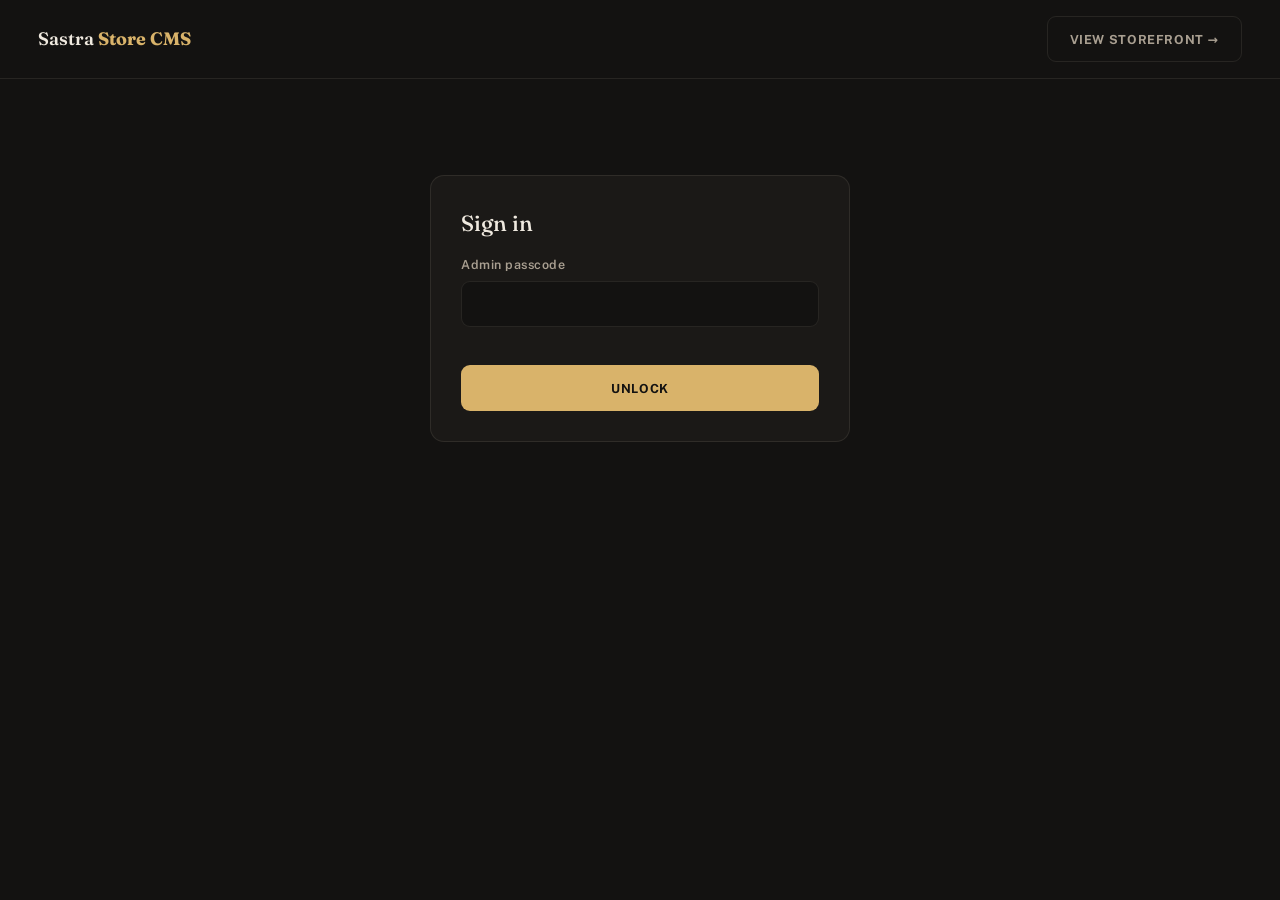
<file: admin.html>
<!DOCTYPE html>

<html lang="en">

<head>

<meta charset="UTF-8">

<meta name="viewport" content="width=device-width, initial-scale=1.0">

<title>Sastra Store — Admin</title>

<meta name="robots" content="noindex">

<link rel="preconnect" href="https://fonts.googleapis.com">

<link rel="preconnect" href="https://fonts.gstatic.com" crossorigin>

<link href="https://fonts.googleapis.com/css2?family=Fraunces:opsz,wght@9..144,480;9..144,600&family=Public+Sans:wght@400;500;600;700&family=Noto+Sans+Khmer:wght@400;600&display=swap" rel="stylesheet">

<style>

:root{--canvas:#131211;--surface:#1b1917;--surface-2:#211f1c;--line:rgba(240,230,210,.09);--text:#efe9df;--muted:#a99f91;--faint:#8a7f6f;--gold:#d9b36a;--ok:#10b981;--bad:#ff6b6b;--font-display:"Fraunces",serif;--font-body:"Public Sans",system-ui,sans-serif}

*{margin:0;padding:0;box-sizing:border-box}

body{background:var(--canvas);color:var(--text);font-family:var(--font-body);line-height:1.6;min-height:100svh}

a{color:inherit;text-decoration:none}

.top{display:flex;align-items:center;justify-content:space-between;padding:16px clamp(16px,3vw,40px);border-bottom:1px solid var(--line)}

.brand{font-family:var(--font-display);font-weight:600;font-size:18px}

.brand b{color:var(--gold)}

.wrap{max-width:1120px;margin:0 auto;padding:clamp(20px,4vh,44px) clamp(16px,3vw,40px)}

.card{background:var(--surface);border:1px solid var(--line);border-radius:14px;padding:clamp(18px,2.6vw,30px);margin-bottom:22px}

h2{font-family:var(--font-display);font-weight:480;font-size:22px;margin-bottom:14px}

label{font-size:12.5px;font-weight:600;letter-spacing:.04em;color:var(--muted);display:block;margin:12px 0 6px}

input[type=text],input[type=password],input[type=number],textarea{

  width:100%;background:var(--canvas);border:1px solid var(--line);border-radius:9px;color:var(--text);

  font:500 14.5px var(--font-body);padding:12px 14px;outline:none;min-height:46px}

textarea{min-height:88px;line-height:1.6}

input:focus,textarea:focus{border-color:var(--gold);box-shadow:0 0 0 3px rgba(217,179,106,.18)}

.row2{display:grid;grid-template-columns:1fr 1fr;gap:14px}

@media(max-width:640px){.row2{grid-template-columns:1fr}}

.btn{border:0;cursor:pointer;font:700 12.5px var(--font-body);letter-spacing:.05em;text-transform:uppercase;border-radius:9px;padding:14px 22px;min-height:46px;transition:transform .3s;display:inline-flex;align-items:center;gap:9px}

.btn:hover{transform:translateY(-2px)}

.btn.gold{background:var(--gold);color:var(--canvas)}

.btn.ghost{background:transparent;color:var(--muted);border:1px solid var(--line)}

.btn.bad{background:transparent;color:var(--bad);border:1px solid rgba(255,107,107,.4)}

.btn.okb{background:transparent;color:var(--ok);border:1px solid rgba(16,185,129,.4)}

button.small{padding:8px 14px;min-height:36px;font-size:11px}

table{width:100%;border-collapse:collapse;font-size:13.5px}

th{text-align:left;color:var(--faint);font-size:11px;letter-spacing:.12em;text-transform:uppercase;padding:10px 12px;border-bottom:1px solid var(--line)}

td{padding:12px;border-bottom:1px solid var(--line);vertical-align:middle}

td img{width:64px;height:40px;object-fit:cover;border-radius:6px;border:1px solid var(--line)}

.pill{font-size:10.5px;letter-spacing:.1em;text-transform:uppercase;padding:4px 10px;border-radius:999px;font-weight:700}

.pill.on{background:rgba(16,185,129,.16);color:var(--ok)}

.pill.off{background:rgba(138,127,111,.16);color:var(--faint)}

.msg{font-size:13px;min-height:20px;margin-top:10px}

.msg.ok{color:var(--ok)}.msg.bad{color:var(--bad)}

.grid-form{display:grid;grid-template-columns:1fr 1fr;gap:0 14px}

@media(max-width:700px){.grid-form{grid-template-columns:1fr}}

.upl{border:1px dashed var(--line);border-radius:10px;padding:14px;font-size:13px;color:var(--muted);margin-top:8px;display:flex;flex-direction:column;gap:10px}

.upl input[type=file]{font-size:13px;color:var(--muted)}

.hide{display:none}

.stats{display:flex;gap:clamp(18px,4vw,44px);flex-wrap:wrap;margin-bottom:18px}

.stat .n{font-family:var(--font-display);font-size:30px;font-weight:600}

.stat .l{font-size:11px;letter-spacing:.14em;text-transform:uppercase;color:var(--faint)}

</style>

</head>

<body>

<div class="top">

  <span class="brand">Sastra <b>Store CMS</b></span>

  <a class="btn ghost small" href="store.html">View storefront →</a>

</div>



<div class="wrap">

  <!-- LOGIN -->

  <div class="card" id="login" style="max-width:420px;margin:60px auto">

    <h2>Sign in</h2>

    <label>Admin passcode</label>

    <input type="password" id="pass" autocomplete="current-password">

    <div class="msg" id="lmsg"></div>

    <button class="btn gold" id="lgo" style="width:100%;margin-top:8px;justify-content:center">Unlock</button>

  </div>



  <!-- DASH -->

  <div id="dash" class="hide">

    <div class="card">

      <div style="display:flex;justify-content:space-between;align-items:center;gap:14px;flex-wrap:wrap">

        <h2 style="margin:0">Products</h2>

        <div style="display:flex;gap:10px;flex-wrap:wrap">

          <button class="btn gold" id="newp">+ New product</button>

          <button class="btn ghost small" id="chpass">Change passcode</button>

          <button class="btn ghost small" id="logout">Lock</button>

        </div>

      </div>

      <div class="stats" id="stats" style="margin-top:18px"></div>

      <div style="overflow-x:auto"><table id="ptable">

        <thead><tr><th></th><th>Title</th><th>Slug</th><th>Price</th><th>Status</th><th></th></tr></thead>

        <tbody></tbody>

      </table></div>

    </div>



    <!-- EDIT FORM -->

    <div class="card hide" id="editor">

      <h2 id="etitle">New product</h2>

      <div class="grid-form">

        <div><label>Title (EN)</label><input type="text" id="f-title"></div>

        <div><label>Slug (url)</label><input type="text" id="f-slug" placeholder="my-new-deck"></div>

      </div>

      <label>Description (EN)</label><textarea id="f-desc"></textarea>

      <label>Description (ខ្មែរ) — optional</label><textarea id="f-desc-km"></textarea>

      <div class="row2">

        <div><label>Price USD</label><input type="number" id="f-price" min="0.5" step="0.01" value="4.99"></div>

        <div><label>Sort order</label><input type="number" id="f-sort" value="0"></div>

      </div>

      <div class="upl">

        <div><b style="color:var(--text)">Product file (.pptx/.zip/.pdf…)</b> — stored private, buyer gets 24h link</div>

        <input type="file" id="f-file">

        <div class="msg" id="file-state" style="color:var(--ok)"></div>

        <button class="btn ghost small" id="up-file" type="button">Upload product file</button>

      </div>

      <div class="upl">

        <div><b style="color:var(--text)">Cover image</b> — public, shown in the grid</div>

        <input type="file" id="f-cov" accept="image/*">

        <div class="msg" id="cov-state"></div>

        <button class="btn ghost small" id="up-cov" type="button">Upload cover</button>

      </div>

      <div class="msg" id="fmsg"></div>

      <div style="display:flex;gap:10px;margin-top:14px;flex-wrap:wrap">

        <button class="btn gold" id="save">Save product</button>

        <button class="btn ghost" id="cancel">Cancel</button>

      </div>

    </div>



    <!-- ORDERS -->

    <div class="card">

      <h2>Orders</h2>

      <div style="overflow-x:auto"><table id="otable">

        <thead><tr><th>Product</th><th>Email</th><th>Amount</th><th>Status</th><th>When</th></tr></thead>

        <tbody></tbody>

      </table></div>

    </div>

  </div>

</div>



<script src="assets/sk.js"></script>
<script>window.__B__="Bea"+"rer ";</script>

<script>

const SUPA_URL="https://swxpjxdzkwdilgkbbrnz.supabase.co";

const ANON=window.__SK__||"";

const AURL=SUPA_URL+"/functions/v1/store-admin";

let PASS=sessionStorage.getItem('sgadm')||"";



async function call(body,form){

  const opt=form?{method:'POST',headers:{'apikey':ANON,Authorization:window.__B__+ANON},body:form}

    :{method:'POST',headers:{'Content-Type':'application/json','apikey':ANON,Authorization:window.__B__+ANON},body:JSON.stringify({pass:PASS,...body})};

  const r=await fetch(AURL,opt);

  const j=await r.json().catch(()=>({}));

  return {s:r.status,j};

}

async function refresh(){

  const {s,j}=await call({action:'list'});

  if(s===401){lock();return;}

  PRODUCTS=j.products||[];ORDERS=j.orders||[];render();

}

function money(a){return '$'+Number(a).toFixed(2)}

function render(){

  const paid=ORDERS.filter(o=>o.status==='paid'||o.status==='delivered');

  const rev=paid.reduce((s,o)=>s+Number(o.amount),0);

  document.getElementById('stats').innerHTML=

    `<div class="stat"><div class="n">${PRODUCTS.length}</div><div class="l">Products</div></div>

     <div class="stat"><div class="n">${PRODUCTS.filter(p=>p.active).length}</div><div class="l">Live</div></div>

     <div class="stat"><div class="n">${paid.length}</div><div class="l">Paid orders</div></div>

     <div class="stat"><div class="n">${money(rev)}</div><div class="l">Revenue</div></div>`;

  document.querySelector('#ptable tbody').innerHTML=PRODUCTS.map(p=>

   `<tr><td><img src="${p.cover_url||''}" alt="" onerror="this.style.visibility='hidden'"></td>

    <td><b>${p.title}</b></td><td style="color:var(--faint)">${p.slug}</td><td>${money(p.price_usd)}</td>

    <td><span class="pill ${p.active?'on':'off'}">${p.active?'live':'hidden'}</span></td>

    <td style="text-align:right;white-space:nowrap">

      <button class="btn ghost small" data-ed="${p.id}">Edit</button>

      <button class="btn ${p.active?'bad':'okb'} small" data-tg="${p.id}">${p.active?'Hide':'Publish'}</button>

      <button class="btn ghost small" data-del="${p.id}">Delete</button></td></tr>`).join('');

  document.querySelector('#otable tbody').innerHTML=ORDERS.slice(0,40).map(o=>{

    const p=PRODUCTS.find(x=>x.id===o.product_id);

    return `<tr><td>${p?p.title:'—'}</td><td>${o.buyer_email||''}</td><td>${money(o.amount)}</td>

      <td><span class="pill ${o.status==='paid'||o.status==='delivered'?'on':'off'}">${o.status}</span></td>

      <td style="color:var(--faint)">${new Date(o.created_at).toLocaleString()}</td></tr>`;}).join('')

    ||'<tr><td colspan="5" style="color:var(--faint)">No orders yet.</td></tr>';

  document.querySelectorAll('[data-ed]').forEach(b=>b.onclick=()=>edit(b.dataset.ed));

  document.querySelectorAll('[data-tg]').forEach(b=>b.onclick=async()=>{await call({action:'toggle',id:b.dataset.tg,active:!PRODUCTS.find(p=>p.id===b.dataset.tg).active});refresh();});

  document.querySelectorAll('[data-del]').forEach(b=>b.onclick=async()=>{

    if(!confirm('Delete this product?'))return;

    const {j}=await call({action:'delete',id:b.dataset.del});

    if(j.error){alert('Cannot delete: '+j.error+' (has orders → hide it instead)');}

    refresh();});

}

let editing=null;

function blank(){editing=null;['f-title','f-slug','f-desc','f-desc-km'].forEach(i=>document.getElementById(i).value='');

  document.getElementById('f-price').value='4.99';document.getElementById('f-sort').value='0';

  document.getElementById('file-state').textContent='';document.getElementById('cov-state').textContent='';

  document.getElementById('f-file').value='';document.getElementById('f-cov').value='';

  document.getElementById('etitle').textContent='New product';document.getElementById('fmsg').textContent='';}

function edit(id){const p=PRODUCTS.find(x=>x.id===id);if(!p)return;editing=p;

  document.getElementById('etitle').textContent='Edit: '+p.title;

  document.getElementById('f-title').value=p.title;document.getElementById('f-slug').value=p.slug;

  document.getElementById('f-desc').value=p.description||'';document.getElementById('f-desc-km').value=p.description_km||'';

  document.getElementById('f-price').value=p.price_usd;document.getElementById('f-sort').value=p.sort||0;

  document.getElementById('file-state').textContent=p.file_path?'Current: '+p.file_path:'';

  document.getElementById('editor').classList.remove('hide');document.getElementById('editor').scrollIntoView({behavior:'smooth'});}

document.getElementById('newp').onclick=()=>{blank();document.getElementById('editor').classList.remove('hide');document.getElementById('editor').scrollIntoView({behavior:'smooth'});};

document.getElementById('cancel').onclick=()=>document.getElementById('editor').classList.add('hide');

async function upload(kind,input,msgEl){

  const f=input.files[0];if(!f){msgEl.textContent='Choose a file first';msgEl.className='msg bad';return;}

  const fd=new FormData();fd.append('pass',PASS);fd.append('kind',kind);

  fd.append('slug',document.getElementById('f-slug').value||document.getElementById('f-title').value.toLowerCase().replace(/[^a-z0-9]+/g,'-').replace(/^-+|-+$/g,'')||'misc');

  fd.append('file',f);

  msgEl.textContent='Uploading…';msgEl.className='msg';

  const {s,j}=await call(null,fd);

  if(s!==200){msgEl.textContent=j.error||'Upload failed';msgEl.className='msg bad';return;}

  if(kind==='file'){document.getElementById('file-state').textContent='OK: '+j.file_path;msgEl.textContent='';}

  else{document.getElementById('cov-state').textContent='Cover uploaded ✓';document.getElementById('cov-state').className='msg ok';

    document.getElementById('cov-url')&&document.getElementById('cov-url').setAttribute('data-url',j.url);

    window.__lastCover=j.url;}

}

document.getElementById('up-file').onclick=()=>upload('file',document.getElementById('f-file'),document.getElementById('file-state'));

document.getElementById('up-cov').onclick=()=>upload('cover',document.getElementById('f-cov'),document.getElementById('cov-state'));

document.getElementById('save').onclick=async()=>{

  const fm=document.getElementById('fmsg');fm.textContent='Saving…';fm.className='msg';

  const product={id:editing?editing.id:undefined,

    title:document.getElementById('f-title').value,slug:document.getElementById('f-slug').value,

    description:document.getElementById('f-desc').value,description_km:document.getElementById('f-desc-km').value,

    price_usd:document.getElementById('f-price').value,sort:document.getElementById('f-sort').value,

    active:editing?editing.active:true,

    cover_url:window.__lastCover||(editing&&editing.cover_url)||'',

    file_path:(document.getElementById('file-state').textContent.replace('OK: ','').replace('Current: ',''))||(editing&&editing.file_path)||'',

    file_name:editing&&editing.file_name?editing.file_name:''};

  if(window.__lastCover)product.file_name=product.file_name;

  const f=document.getElementById('f-file').files[0];if(f)product.file_name=f.name.replace(/[^A-Za-z0-9._-]+/g,'_').slice(-80);

  const {s,j}=await call({action:'save',product});

  if(s!==200){fm.textContent=j.error||'Save failed';fm.className='msg bad';return;}

  window.__lastCover=null;fm.textContent='Saved ✓';fm.className='msg ok';

  document.getElementById('editor').classList.add('hide');refresh();

};

document.getElementById('chpass').onclick=async()=>{

  const np=prompt('New passcode (min 6 chars):');if(!np)return;

  const {s,j}=await call({action:'change-pass',new_pass:np});

  if(s===200){PASS=np;sessionStorage.setItem('sgadm',np);alert('Passcode changed.');}

  else alert(j.error||'Failed');

};

function lock(){sessionStorage.removeItem('sgadm');PASS="";document.getElementById('dash').classList.add('hide');document.getElementById('login').classList.remove('hide');}

document.getElementById('logout').onclick=lock;

async function unlock(){PASS=document.getElementById('pass').value||PASS;

  const {s,j}=await call({action:'login'});

  if(s===200&&j.ok){sessionStorage.setItem('sgadm',PASS);

    document.getElementById('login').classList.add('hide');document.getElementById('dash').classList.remove('hide');refresh();}

  else{document.getElementById('lmsg').textContent='Wrong passcode';document.getElementById('lmsg').className='msg bad';}

}

document.getElementById('lgo').onclick=unlock;

document.getElementById('pass').addEventListener('keydown',e=>{if(e.key==='Enter')unlock();});

if(ANON.length!==208){document.getElementById('lmsg').textContent='Key file missing (assets/sk.js)';}

const saved=sessionStorage.getItem('sgadm');

if(saved){PASS=saved;unlock();}

</script>

</body>

</html>
</file>
<file: assets/modern-redesign.css>
/* Modern visual refresh — layered over the existing design system. */
:root{
  --canvas:#0b0a09;
  --surface:#151311;
  --surface-2:#211d19;
  --line:rgba(238,225,199,.13);
  --gold:#e2ba72;
  --mint:#2fd6a2;
  --blue:#73a7ff;
  --red:#ff6a5e;
  --ease:cubic-bezier(.16,1,.3,1);
  --radius-lg:28px;
  --radius-md:18px;
}
html.light{
  --canvas:#f7f1e6;
  --surface:#fffaf1;
  --surface-2:#ede3d1;
  --line:rgba(31,24,14,.14);
  --gold:#9f6e17;
}
body{
  background:
    radial-gradient(circle at 82% -10%,color-mix(in srgb,var(--gold) 15%,transparent) 0 24rem,transparent 42rem),
    radial-gradient(circle at -8% 22%,color-mix(in srgb,var(--mint) 8%,transparent) 0 19rem,transparent 38rem),
    var(--canvas);
}
::selection{background:var(--gold);color:var(--canvas)}
:focus-visible{outline:2px solid var(--gold);outline-offset:4px;border-radius:8px}
a,button,input{touch-action:manipulation}

/* ------- modern landing ------- */
.nav{
  position:fixed;inset:14px 18px auto;z-index:40;
  border:1px solid color-mix(in srgb,var(--line) 78%,transparent);
  border-radius:999px;
  background:color-mix(in srgb,var(--canvas) 72%,transparent);
  backdrop-filter:blur(18px) saturate(140%);
  box-shadow:0 20px 60px rgba(0,0,0,.24);
  transition:background .3s,border-color .3s,transform .4s var(--ease);
}
.nav.scrolled{background:color-mix(in srgb,var(--canvas) 90%,transparent);border-color:color-mix(in srgb,var(--gold) 20%,var(--line))}
.nav-mark{min-width:44px;min-height:44px;padding:6px 12px}
.nav-mark img{height:30px;width:auto}
.nav-links a{padding:10px 8px;color:var(--muted);position:relative}
.nav-links a::after{content:"";position:absolute;left:8px;right:8px;bottom:5px;height:1px;background:var(--gold);transform:scaleX(0);transform-origin:left;transition:transform .3s var(--ease)}
.nav-links a:hover::after{transform:scaleX(1)}
.nav-links a:hover{color:var(--text)}
.nav-tools,.lang-sw{align-items:center}
.lang-sw{backdrop-filter:blur(10px)}
.lang-sw button{min-height:36px;padding:8px 11px}
.theme-sw{min-width:38px;width:38px;height:38px;min-height:38px}
.hero-mark{width:clamp(70px,6vw,94px);height:auto;margin-bottom:20px;opacity:.9;filter:drop-shadow(0 12px 30px rgba(226,186,114,.16))}

.hero{
  min-height:100svh;
  padding:clamp(112px,14vh,170px) clamp(20px,5vw,64px) clamp(44px,6vh,74px);
  justify-content:center;
  isolation:isolate;
}
.hero::before{
  content:"";position:absolute;inset:0;z-index:-2;pointer-events:none;
  background:
    linear-gradient(90deg,var(--canvas) 0 48%,transparent 72%),
    repeating-linear-gradient(90deg,color-mix(in srgb,var(--line) 35%,transparent) 0 1px,transparent 1px calc(100%/6));
  mask-image:linear-gradient(#000 68%,transparent);
}
.hero h1{max-width:11.5ch;font-size:clamp(44px,7.8vw,110px);letter-spacing:-.045em}
.hero-meta{margin-top:clamp(26px,4.4vh,46px)}
.hero-sub{font-size:clamp(16px,1.35vw,19px);max-width:620px}
.hero-actions{
  display:flex;gap:13px;flex-wrap:wrap;margin-top:34px;
  opacity:0;transform:translateY(18px);animation:rise .9s var(--ease) .7s forwards;
}
.hero-actions .btn-hero,
.hero-actions .btn-ghost{
  min-height:52px;display:inline-flex;align-items:center;justify-content:center;gap:10px;
  padding:15px 23px;border-radius:999px;font-weight:700;font-size:14px;letter-spacing:.03em;
  transition:transform .35s var(--ease),box-shadow .35s var(--ease),border-color .3s;
}
.btn-hero{background:var(--gold);color:var(--canvas);box-shadow:0 16px 44px -18px var(--gold)}
.btn-hero:hover{transform:translateY(-3px);box-shadow:0 22px 60px -18px var(--gold)}
.btn-ghost{border:1px solid var(--line);color:var(--text);background:color-mix(in srgb,var(--surface) 72%,transparent)}
.btn-ghost:hover{transform:translateY(-3px);border-color:var(--gold)}
.hero-visual{
  position:absolute;right:clamp(22px,6vw,92px);top:50%;z-index:-1;
  width:min(43vw,600px);transform:translateY(-50%);
  opacity:0;animation:visual-in 1.2s var(--ease) .45s forwards;
}
@keyframes visual-in{from{opacity:0;transform:translateY(calc(-50% + 30px)) rotate(1deg)}to{opacity:1;transform:translateY(-50%)}}
.hero-visual-grid{display:grid;grid-template-columns:1fr 1fr;gap:14px;transform:rotate(-2deg)}
.visual-card{
  position:relative;overflow:hidden;border:1px solid var(--line);border-radius:24px;
  background:color-mix(in srgb,var(--surface) 82%,transparent);box-shadow:0 36px 90px rgba(0,0,0,.34);
}
.visual-card img{width:100%;height:100%;object-fit:cover;object-position:top;display:block;transition:transform 5s var(--ease)}
.visual-card:hover img{transform:scale(1.05)}
.visual-card.main{grid-row:span 2;aspect-ratio:.78}
.visual-card:not(.main){aspect-ratio:1.45}
.visual-card::after{content:"";position:absolute;inset:0;background:linear-gradient(180deg,transparent 55%,rgba(0,0,0,.5))}
.visual-chip{
  position:absolute;left:14px;bottom:13px;z-index:1;padding:7px 10px;border-radius:999px;
  background:rgba(10,9,8,.66);color:#fff3dc;border:1px solid rgba(255,255,255,.16);
  backdrop-filter:blur(8px);font-size:11px;font-weight:700;letter-spacing:.05em;
}
.visual-orb{
  position:absolute;right:-26px;bottom:-18px;width:130px;height:130px;border-radius:50%;
  background:radial-gradient(circle at 35% 28%,#fff1c9,var(--gold) 35%,#6f4210);
  box-shadow:0 30px 80px color-mix(in srgb,var(--gold) 40%,transparent);
  display:grid;place-items:center;font:600 15px/1.2 var(--font-display);color:#17110a;text-align:center;
  animation:orb-float 5s ease-in-out infinite alternate;
}
@keyframes orb-float{to{transform:translateY(-16px) rotate(8deg)}}
html.light .visual-card{box-shadow:0 30px 70px rgba(104,79,32,.18)}
html.light .visual-chip{color:#fff}

.section{position:relative;padding-block:clamp(78px,12vh,138px)}
.section.prod:nth-of-type(odd){background:linear-gradient(180deg,transparent,color-mix(in srgb,var(--prod) 4%,transparent) 45%,transparent)}
.split{align-items:center}
.copy,.shot{position:relative;z-index:1}
.shot-window,.more-card{
  border-radius:24px;
  background:linear-gradient(145deg,color-mix(in srgb,var(--surface) 88%,#fff 5%),var(--surface));
  border-color:color-mix(in srgb,var(--line) 82%,transparent);
}
.shot-bar{background:color-mix(in srgb,var(--canvas) 45%,transparent)}
.tag,.more-card,.shot-window,.logo-badge{will-change:transform}
.cta{border-radius:999px;min-height:52px;padding:16px 25px;box-shadow:0 16px 42px -20px var(--prod,var(--gold))}
.tag{background:color-mix(in srgb,var(--surface) 70%,transparent)}
.more-list{gap:20px}
.more-card{transition-duration:.45s}
.more-body{padding:22px}
.principle{padding:28px 0}
.f-grid{align-items:flex-end}
.f-brand{font-size:26px}

@media(max-width:1100px){
  .hero{padding-right:clamp(20px,5vw,64px)}
  .hero-visual{position:relative;right:auto;top:auto;transform:none;width:min(720px,100%);margin-top:46px;animation:rise .9s var(--ease) .7s forwards;z-index:1}
  .visual-orb{width:104px;height:104px;right:2px;bottom:-16px}
}
@media(max-width:900px){
  .nav{inset:10px 10px auto;border-radius:20px;align-items:flex-start}
  .nav-links{display:flex;overflow-x:auto;gap:14px;width:100%;order:3;padding:8px 8px 2px;scrollbar-width:none}
  .nav-links::-webkit-scrollbar{display:none}
  .nav-links a{padding:8px 2px;font-size:12px;white-space:nowrap}
  .nav{flex-wrap:wrap}
  .nav-tools{margin-left:auto}
  .hero{padding-top:150px}
}
@media(max-width:620px){
  .hero{padding-top:138px}
  .hero-mark{width:74px;margin-bottom:18px}
  .hero-actions{gap:10px}
  .hero-actions a{width:100%}
  .hero-meta{gap:24px}
  .hero-visual-grid{gap:10px;transform:none}
  .visual-card{border-radius:17px}
  .visual-card.main{aspect-ratio:1}
  .visual-chip{left:9px;bottom:9px;font-size:9px;padding:5px 8px}
  .section{padding-inline:18px}
  .split{gap:42px}
  .logo-badge{right:12px;bottom:12px}
}
@media (prefers-reduced-motion:reduce){
  .hero-actions,.hero-visual,.visual-orb{animation:none!important;opacity:1;transform:none}
  .visual-card img{transition:none}
}

/* ------- modern storefront ------- */
.store-page .top{
  position:sticky;top:10px;z-index:30;width:calc(100% - 20px);max-width:1220px;margin:10px auto 0;
  padding:12px 14px;border:1px solid var(--line);border-radius:999px;
  background:color-mix(in srgb,var(--canvas) 74%,transparent);backdrop-filter:blur(18px);
  box-shadow:0 20px 60px rgba(0,0,0,.22);
}
.store-page .brand{padding:3px 10px;border-radius:999px}
.store-page .brand img{width:38px;height:38px;border-radius:12px;box-shadow:0 10px 28px rgba(0,0,0,.28)}
.store-page .brand>span{font-size:16px}
.store-page .head{max-width:1180px;padding-top:clamp(48px,7vh,82px);position:relative}
.store-page .head::before{
  content:"";position:absolute;right:clamp(18px,5vw,70px);top:20px;width:220px;height:220px;border-radius:50%;
  background:radial-gradient(circle,color-mix(in srgb,var(--gold) 18%,transparent),transparent 68%);z-index:-1;filter:blur(10px);
}
.store-page .kick{font-size:12px}
.store-page .head h1{max-width:840px;font-size:clamp(40px,6.6vw,82px);line-height:1.02;letter-spacing:-.045em}
.store-page .head p{font-size:clamp(15px,1.5vw,18px);max-width:720px}
.store-trust{display:grid;grid-template-columns:repeat(3,minmax(0,1fr));gap:12px;max-width:1180px;width:100%;margin:30px auto 0;padding:0 clamp(18px,4vw,48px)}
.trust-item{display:flex;align-items:center;gap:12px;min-height:62px;padding:13px 16px;border:1px solid var(--line);border-radius:18px;background:color-mix(in srgb,var(--surface) 72%,transparent)}
.trust-icon{width:35px;height:35px;flex:none;border-radius:50%;display:grid;place-items:center;background:color-mix(in srgb,var(--gold) 16%,transparent);color:var(--gold)}
.trust-item span:last-child{font-size:12.5px;color:var(--muted);line-height:1.35}
.store-page .grid{max-width:1180px;padding-top:34px;perspective:1200px}
.store-page .card{
  position:relative;border-radius:26px;background:linear-gradient(180deg,color-mix(in srgb,var(--surface) 88%,#fff 4%),var(--surface));
  animation:card-in .7s var(--ease) both;
}
@keyframes card-in{from{opacity:0;transform:translateY(28px) scale(.98)}to{opacity:1;transform:none}}
.store-page .card::before{
  content:"";position:absolute;inset:0;border-radius:inherit;pointer-events:none;
  background:linear-gradient(135deg,rgba(255,255,255,.14),transparent 35%,color-mix(in srgb,var(--gold) 10%,transparent));
  opacity:0;transition:opacity .35s;
}
.store-page .card:hover::before{opacity:1}
.store-page .card .thumb{aspect-ratio:1005/443;background:#080706}
.store-page .card .b{padding:24px}
.store-page .card h3{font-size:clamp(22px,2vw,27px);line-height:1.2}
.card-kicker{display:flex;align-items:center;gap:8px;margin-bottom:12px;font-size:11px;font-weight:800;letter-spacing:.13em;text-transform:uppercase;color:var(--gold)}
.card-kicker::before{content:"";width:7px;height:7px;border-radius:50%;background:var(--mint);box-shadow:0 0 0 5px color-mix(in srgb,var(--mint) 12%,transparent)}
.store-page .buy{min-width:108px;border-radius:999px;padding:14px 19px;box-shadow:0 15px 38px -18px var(--gold)}
.store-page .buy:hover{transform:translateY(-2px) scale(1.02)}
.store-page footer{max-width:1180px;width:calc(100% - 36px);margin:auto auto 20px;border:1px solid var(--line);border-radius:22px;background:color-mix(in srgb,var(--surface) 70%,transparent);padding:18px 22px}

.store-page .ov{align-items:flex-end;padding:14px}
.store-page .modal{border-radius:30px 30px 18px 18px;box-shadow:0 -24px 100px rgba(0,0,0,.58)}
.store-page .m-prod{padding:30px;background:linear-gradient(180deg,color-mix(in srgb,var(--gold) 8%,transparent),transparent)}
.store-page .m-prod img.cov{border-radius:20px;box-shadow:0 24px 70px rgba(0,0,0,.34)}
.store-page .m-prod .pr::after{content:" USD";font:700 10px/1 var(--font-body);letter-spacing:.12em;color:var(--faint);vertical-align:middle}
.store-page .m-pay{padding:30px;position:relative}
.store-page .m-pay::before{content:"";position:absolute;left:24px;right:24px;top:0;height:1px;background:linear-gradient(90deg,transparent,var(--line),transparent)}
.store-page .finput{border-radius:14px;min-height:54px}
.store-page .btn{border-radius:999px;min-height:54px;font-size:13px;box-shadow:0 16px 44px -18px var(--gold)}
.store-page .btn.alt{box-shadow:none}
.store-page .m-close{background:color-mix(in srgb,var(--surface) 78%,transparent);backdrop-filter:blur(10px)}
.checkout-step{font-size:11px;font-weight:800;letter-spacing:.16em;text-transform:uppercase;color:var(--gold);margin-bottom:8px}
.checkout-step::before{content:"";display:inline-block;width:8px;height:8px;border-radius:50%;background:var(--gold);margin-right:9px;box-shadow:0 0 0 5px color-mix(in srgb,var(--gold) 13%,transparent)}

@media(min-width:761px){
  .store-page .ov{align-items:center;padding:24px}
  .store-page .modal{border-radius:30px;overflow:hidden}
  .store-page .m-pay::before{top:0;bottom:0;left:0;right:auto;width:1px;height:auto}
}
@media(max-width:760px){
  .store-page .top{border-radius:22px;padding:10px;gap:8px}
  .store-page .brand>span{font-size:14px;white-space:nowrap}
  .store-page .brand img{width:32px;height:32px}
  .store-page .lang-sw button{padding:9px 8px;font-size:11px}
  .store-page .theme-sw{width:34px;height:34px;min-width:34px;min-height:34px}
  .store-page .head{padding-top:36px}
  .store-page .head h1{font-size:clamp(37px,10vw,56px)}
  .store-trust{display:flex;overflow-x:auto;margin-top:20px;padding-bottom:4px;scrollbar-width:none}
  .store-trust::-webkit-scrollbar{display:none}
  .trust-item{min-width:250px;min-height:54px;scroll-snap-align:start}
  .store-page .grid{padding-inline:16px}
  .store-page .card .row{align-items:stretch;flex-direction:column}
  .store-page .buy{width:100%}
  .store-page .m-prod,.store-page .m-pay{padding:22px}
  .store-page footer{width:calc(100% - 28px)}
}
@media (prefers-reduced-motion:reduce){.store-page .card{animation:none}}
</file>
